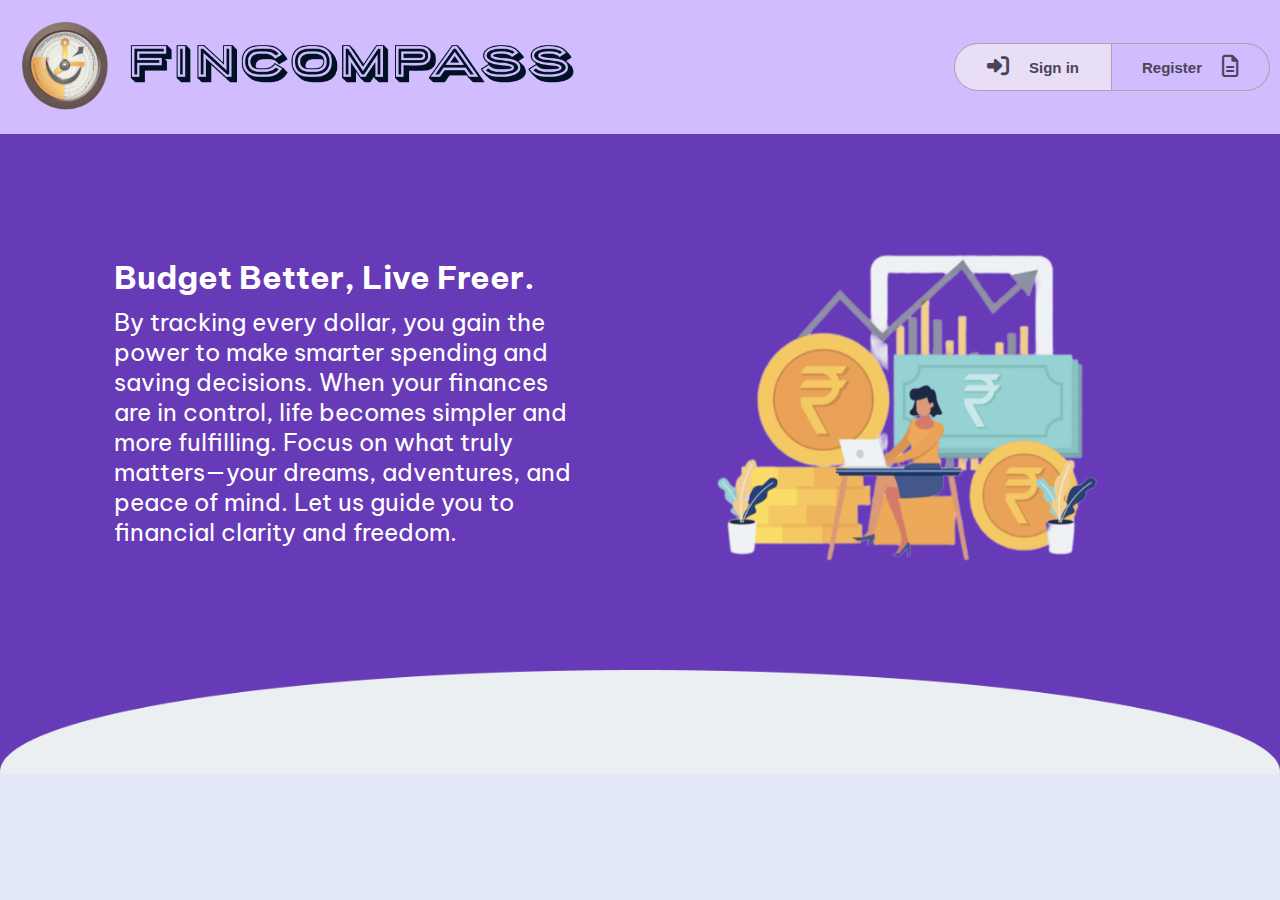
<file: fe/index.html>
<!DOCTYPE html>
<html lang="en">
<head>
    <meta charset="UTF-8">
    <meta name="viewport" content="width=device-width, initial-scale=1.0">
    <title>Welcome page</title>
    <link rel="stylesheet" href="/fe/assets/css/style.css">
    <link rel="stylesheet" href="https://cdnjs.cloudflare.com/ajax/libs/font-awesome/6.6.0/css/all.min.css">
</head>
<body>
    <header class="header">
        <div class="container">
            <div class="inner-wrap">
                <div class="inner-logo">
                    <div class="logo-1">
                        <img src="/fe/assets/picture/logo_1.png">
                    </div>
                    <div class="logo-2">
                        <img src="/fe/assets/picture/logo-2.png">
                    </div>
                </div>
                <div class="inner-button">
                    <a href="login.html"> 
                    <button class="inner-sign-in">
                        <i class="fa-solid fa-right-to-bracket"></i>
                        <div class="inner-text">
                           
                                Sign in
                            
                        </div>
                    </button>
                    </a>
                    <a href="register.html"> 
                    <button class="inner-register">
                        <div class="inner-text">
                            
                                Register
                            
            
                        </div>
                        <i class="fa-regular fa-file-lines"></i>
                    </button>
                </a>
                </div>
            </div>
        </div>
    </header>

    <div class="section-1">
        <div class="container">
            <div class="inner-wrap">
                <div class="inner-content">
                    <div class="inner-desc">
                        Budget Better, Live Freer.
                    </div>
                    <div class="inner-descrip">
                        By tracking every dollar, you gain the power to make smarter spending and saving decisions. When your finances are in control, life becomes simpler and more fulfilling. Focus on what truly matters—your dreams, adventures, and peace of mind. Let us guide you to financial clarity and freedom.
                    </div>
                </div>
                <div class="inner-pic">
                    <img src="/fe/assets/picture/bg-2.png" alt="">
                </div>
            </div>
            
            <div class="img">
                <img class="bg-3" src="/fe/assets/picture/bg-3.png" alt="">
            </div>
        </div>
    </div>
</body>
</html>
</file>
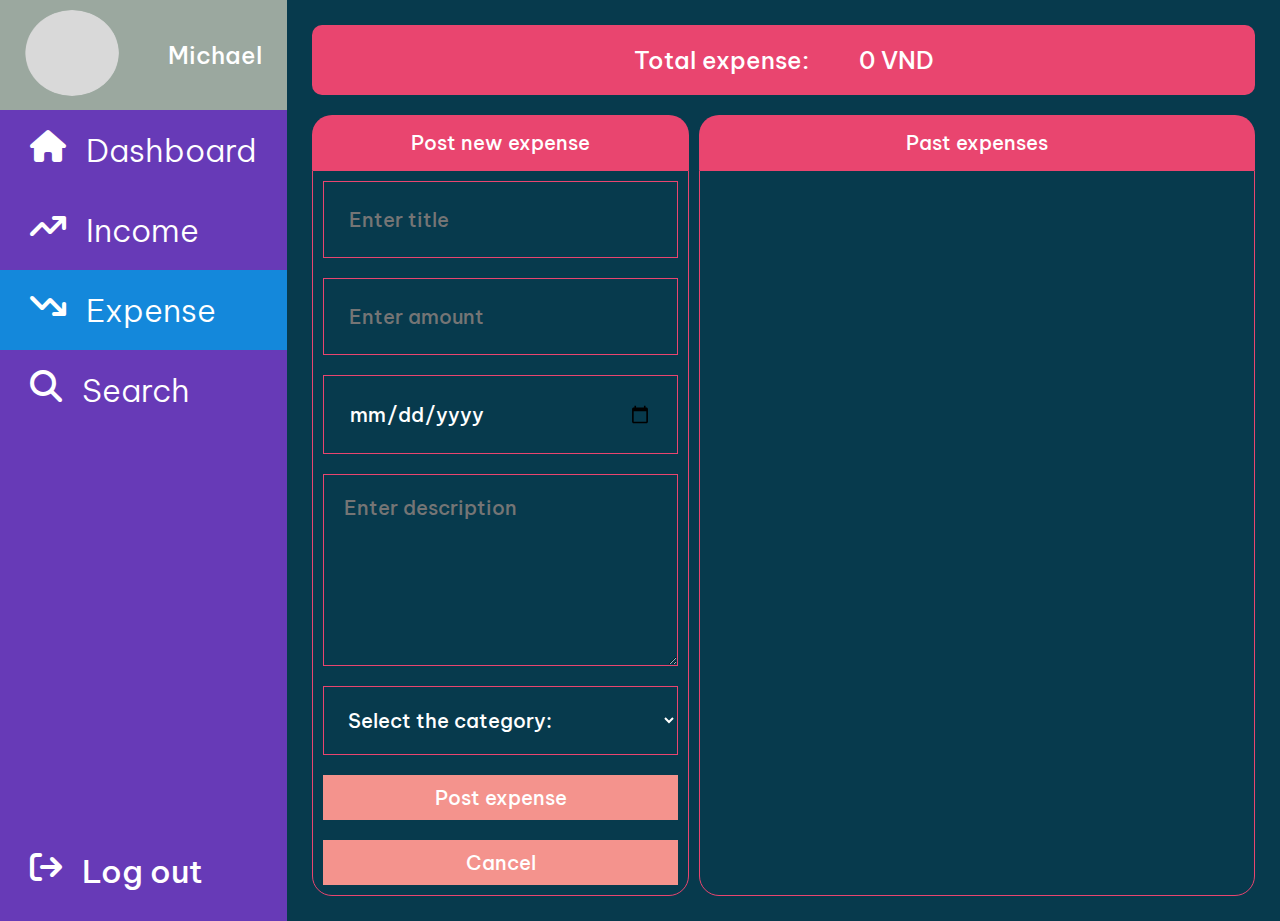
<file: fe/expense.html>
<!DOCTYPE html>
<html lang="en">
<head>
    <meta charset="UTF-8">
    <meta name="viewport" content="width=device-width, initial-scale=1.0">
    <title>expense</title>
    <link rel="stylesheet" href="/fe/assets/css/expense.css">
    <link rel="stylesheet" href="https://cdnjs.cloudflare.com/ajax/libs/font-awesome/6.6.0/css/all.min.css">
</head>
<body>
    
    <div class="main-section">
        <div class="sidebar">
            <a href="/fe/profile.html">
                <div class="sidebar-user" >
                  <div class="modify-image">
                      <img src="/fe/assets/picture/Ellipse 1.png" alt="">
                  </div>
                  <div class="user-name">Michael</div>
              </div>
              </a>
            <div class="sidebar-opts">
                <a href="/fe/dashboard.html" class="dashboard"><i class="fas fa-home"></i> Dashboard</a>
                <a href="/fe/income.html" class="income"><i class="fa-solid fa-arrow-trend-up"></i> Income</a>
                <a href="/fe/expense.html" class="expense"><i class="fa-solid fa-arrow-trend-down"></i> Expense</a>
                <a href="/fe/search_index.html" class="search"><i class="fas fa-search"></i> Search</a>
            </div>
            <div class="sidebar-logout">
                <a href="/fe/index.html"><i class="fa-solid fa-arrow-right-from-bracket"></i> Log out</a>
            </div>
        </div>
        <div class="main-right">
            <div class="inner-total-expense">
                <div>Total expense: </div>
                <div class="total-expense-value">
                    0 VND
                </div>
            </div>
            <div class="inner-expense-detail">
                <div class="new-expense">
                    <div class="inner-new-title">
                        Post new expense
                    </div>
                    <form action="#" class="post-form">
                        <input type="text" name="title" id="title" placeholder="Enter title">
                        <input type="number" name="amount" id="amount" placeholder="Enter amount">
                        <input type="date" name="date" id="date" placeholder="Select date">
                        <textarea id="description" name="desscription" rows="6" cols="40" placeholder="Enter description"></textarea>
                        <select id="category" placeholder="Select the category">
                            <option value="" disabled selected>Select the category:</option>
                            <option value="earning">Discretionary Expenses</option>
                        </select>
                        <button type="submit">
                            Post expense
                        </button>
                        <button >
                            Cancel
                        </button>
                    </form>
                </div>
                <div class="past-expense">
                    <div class="past-expense-title">
                        Past expenses
                    </div>
                    <div class="past-expense-detail">
                        <!-- <div class="report">
                            <div class="content">
                                <div class="content-title">
                                    <i class="fa-regular fa-comment-dots"></i>
                                    <div class="content-title-main">Dining out</div>
                                </div>
                                <div class="content-amount">
                                    <i class="fa-solid fa-coins"></i>
                                    <div class="content-amount-main">200.000VND</div>
                                </div>
                                <div class="content-date">
                                    <i class="fa-regular fa-calendar-days"></i>
                                    <div class="content-date-main">20/02/2024</div>
                                </div>
                                <div class="content-catagories">
                                    <i class="fa-regular fa-font-awesome"></i>
                                    <div class="content-catagories-main">Discretionary Expenses</div>
                                </div>

                            </div>
                            <div class="report-btn">
                                <button class="modify"><i class="fa-solid fa-pen"></i></button>
                                <button class="delete"><i class="fa-solid fa-trash"></i></button>
                            </div>
                        </div> -->
                    </div>
                </div>
            </div> 
        </div>
    </div>
    
    <script>
        document.addEventListener('DOMContentLoaded', () => {
            const fetchExpenses = async () => {
                try {
                    const response = await fetch('http://localhost:8080/api/expense/all');
                    if (!response.ok) {
                        console.error('Failed to fetch expenses, status:', response.status);
                        return;
                    }
                    const data = await response.json();
                    const expenses = data; // Directly use data as an array
        
                    const pastExpenseContainer = document.querySelector('.past-expense-detail');
                    if (Array.isArray(expenses) && expenses.length > 0) {
                        pastExpenseContainer.innerHTML = ''; // Clear previous content
                        expenses.forEach(expense => {
                            pastExpenseContainer.innerHTML += `
                                <div class="report">
                                    <div class="content">
                                        <div class="content-title">
                                            <i class="fa-regular fa-comment-dots"></i>
                                            <div class="content-title-main">${expense.title}</div>
                                        </div>
                                        <div class="content-amount">
                                            <i class="fa-solid fa-coins"></i>
                                            <div class="content-amount-main">${expense.amount} VND</div>
                                        </div>
                                        <div class="content-date">
                                            <i class="fa-regular fa-calendar-days"></i>
                                            <div class="content-date-main">${expense.date}</div>
                                        </div>
                                        <div class="content-catagories">
                                            <i class="fa-regular fa-font-awesome"></i>
                                            <div class="content-catagories-main">${expense.category}</div>
                                        </div>
                                    </div>
                                    <div class="report-btn">
                                        <button class="modify" data-id="${expense.id}"><i class="fa-solid fa-pen"></i></button>
                                        <button class="delete" data-id="${expense.id}"><i class="fa-solid fa-trash"></i></button>
                                    </div>
                                </div>
                            `;
                        });
                    } else {
                        pastExpenseContainer.innerHTML = '<p>No past expenses found.</p>';
                    }
                } catch (error) {
                    console.error('Error fetching expenses:', error);
                }
            };

            const postExpense = async (expense) => {
                try {
                    const response = await fetch('http://localhost:8080/api/expense', {
                        method: 'POST',
                        headers: {
                            'Content-Type': 'application/json',
                        },
                        body: JSON.stringify(expense),
                    });
                    if (response.ok) {
                        console.log('Expense posted successfully');
                        fetchExpenses(); // Refresh list
                    } else {
                        console.error('Error posting expense, status:', response.status);
                    }
                } catch (error) {
                    console.error('Error posting expense:', error);
                }
            };

            const updateExpense = async (id, expense) => {
                try {
                    const response = await fetch(`http://localhost:8080/api/expense/${id}`, {
                        method: 'PUT',
                        headers: {
                            'Content-Type': 'application/json',
                        },
                        body: JSON.stringify(expense),
                    });
                    if (response.ok) {
                        console.log('Expense updated successfully');
                        fetchExpenses(); // Refresh list
                    } else {
                        console.error('Error updating expense, status:', response.status);
                    }
                } catch (error) {
                    console.error('Error updating expense:', error);
                }
            };

            const handleFormSubmit = (event) => {
                event.preventDefault();

                const form = document.querySelector('.post-form');
                const editingId = form.dataset.editingId;

                const expense = {
                    title: document.getElementById('title').value,
                    amount: parseFloat(document.getElementById('amount').value),
                    date: document.getElementById('date').value,
                    description: document.getElementById('description').value,
                    category: document.getElementById('category').value,
                };

                if (editingId) {
                    updateExpense(editingId, expense);
                    delete form.dataset.editingId; // Clear edit mode
                } else {
                    postExpense(expense);
                }
            };

            document.querySelector('.post-form').addEventListener('submit', handleFormSubmit);

            document.querySelector('.past-expense-detail').addEventListener('click', async (event) => {
                const button = event.target.closest('button');
                if (!button) return;

                const id = button.dataset.id;

                if (button.classList.contains('delete')) {
                    try {
                        const response = await fetch(`http://localhost:8080/api/expense/${id}`, {
                            method: 'DELETE',
                        });
                        if (response.ok) {
                            console.log('Expense deleted successfully');
                            fetchExpenses(); // Refresh list after delete
                        } else {
                            console.error('Error deleting expense');
                        }
                    } catch (error) {
                        console.error('Error deleting expense:', error);
                    }
                }

                if (button.classList.contains('modify')) {
                    const expense = await fetchExpenseById(id);
                    if (expense) {
                        document.getElementById('title').value = expense.title;
                        document.getElementById('amount').value = expense.amount;
                        document.getElementById('date').value = expense.date;
                        document.getElementById('description').value = expense.description;
                        document.getElementById('category').value = expense.category;

                        document.querySelector('.post-form').dataset.editingId = id;
                    }
                }
            });

            const fetchExpenseById = async (id) => {
                try {
                    const response = await fetch(`http://localhost:8080/api/expense/${id}`);
                    if (response.ok) {
                        return await response.json();
                    } else {
                        console.error('Failed to fetch expense by ID');
                    }
                } catch (error) {
                    console.error('Error fetching expense by ID:', error);
                }
                return null;
            };

            fetchExpenses();
        });
    </script>
</body>
</html>
</file>
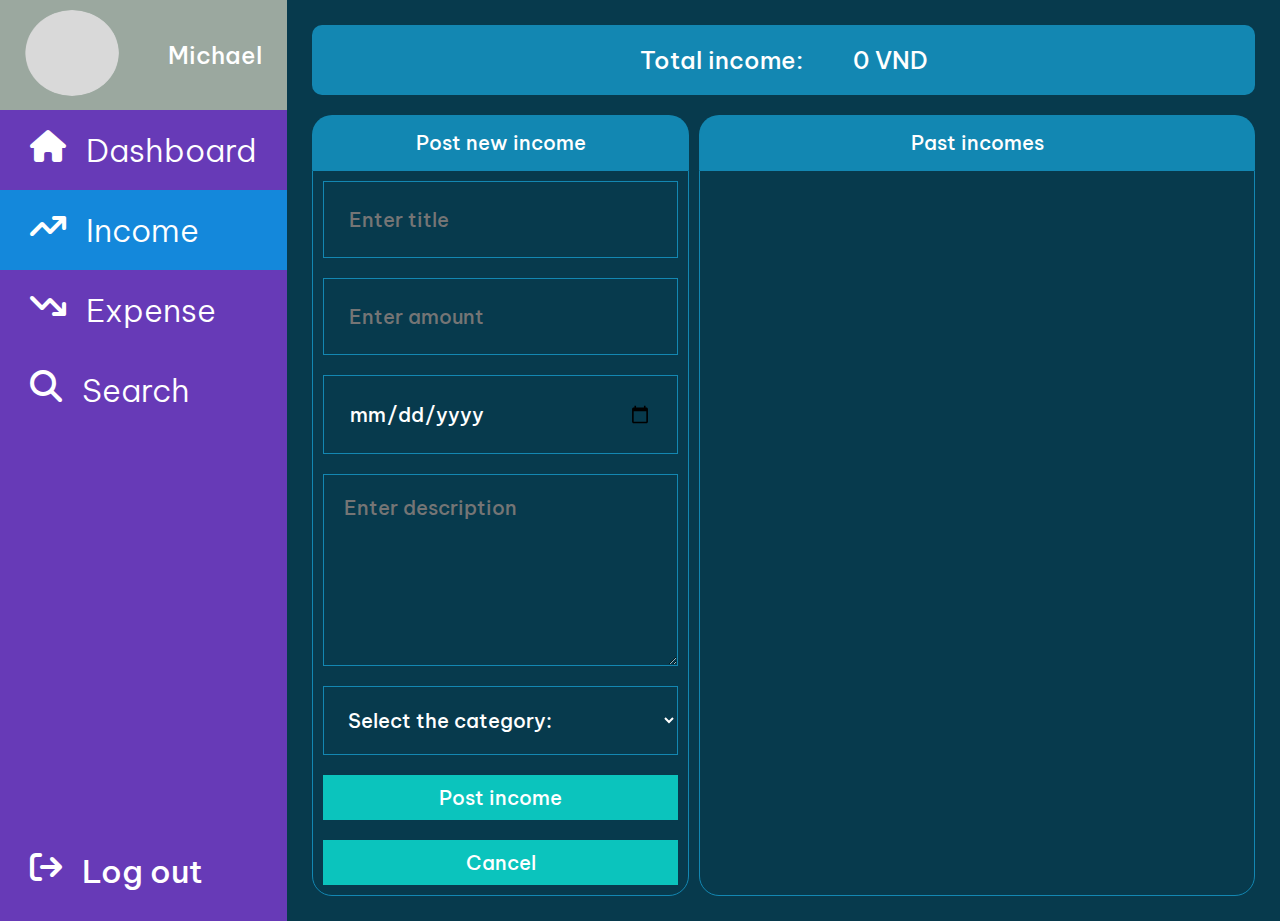
<file: fe/income.html>
<!DOCTYPE html>
<html lang="en">
<head>
    <meta charset="UTF-8">
    <meta name="viewport" content="width=device-width, initial-scale=1.0">
    <title>Income</title>
    <link rel="stylesheet" href="/fe/assets/css/income.css">
    <link rel="stylesheet" href="https://cdnjs.cloudflare.com/ajax/libs/font-awesome/6.6.0/css/all.min.css">
</head>
<body>
    
    <div class="main-section">
        <div class="sidebar">
            <a href="/fe/profile.html">
                <div class="sidebar-user" >
                  <div class="modify-image">
                      <img src="/fe/assets/picture/Ellipse 1.png" alt="">
                  </div>
                  <div class="user-name">Michael</div>
              </div>
              </a>
            <div class="sidebar-opts">
                <a href="/fe/dashboard.html" class="dashboard"><i class="fas fa-home"></i> Dashboard</a>
                <a href="/fe/income.html" class="income"><i class="fa-solid fa-arrow-trend-up"></i> Income</a>
                <a href="/fe/expense.html" class="expense"><i class="fa-solid fa-arrow-trend-down"></i> Expense</a>
                <a href="/fe/search_index.html" class="search"><i class="fas fa-search"></i> Search</a>
            </div>
            <div class="sidebar-logout">
                <a href="/fe/index.html"><i class="fa-solid fa-arrow-right-from-bracket"></i> Log out</a>
            </div>
        </div>
        <div class="main-right">
            <div class="inner-total-income">
                <div>Total income: </div>
                <div class="total-income-value">
                    0 VND
                </div>
            </div>
            <div class="inner-income-detail">
                <div class="new-income">
                    <div class="inner-new-title">
                        Post new income
                    </div>
                    <form action="#" class="post-form">
                        <input type="text" name="title" id="title" placeholder="Enter title">
                        <input type="number" name="amount" id="amount" placeholder="Enter amount">
                        <input type="date" name="date" id="date" placeholder="Select date">
                        <textarea id="description" name="description" rows="6" cols="40" placeholder="Enter description"></textarea>
                        <select id="category" placeholder="Select the category">
                            <option value="" disabled selected>Select the category:</option>
                            <option value="income">Income</option>
                            <option value="earning">Earning</option>
                        </select>
                        <button type="submit">
                            Post income
                        </button>
                        <button type="button" class="cancel-btn">
                            Cancel
                        </button>
                    </form>
                </div>
                <div class="past-income">
                    <div class="past-income-title">
                        Past incomes
                    </div>
                    <div class="past-income-detail">
                        <!-- Past income items will be inserted here dynamically -->
                    </div>
                </div>
            </div> 
        </div>
    </div>
    
    <script>
        document.addEventListener('DOMContentLoaded', () => {
            const fetchIncomes = async () => {
                try {
                    const response = await fetch('http://localhost:8080/api/income/all');
                    if (!response.ok) {
                        console.error('Failed to fetch incomes, status:', response.status);
                        return;
                    }
                    const data = await response.json();
                    const incomes = data.content;

                    const pastIncomeContainer = document.querySelector('.past-income-detail');
                    if (Array.isArray(incomes) && incomes.length > 0) {
                        pastIncomeContainer.innerHTML = '';
                        incomes.forEach(income => {
                            pastIncomeContainer.innerHTML += `
                                <div class="report">
                                    <div class="content">
                                        <div class="content-title">
                                            <i class="fa-regular fa-comment-dots"></i>
                                            <div class="content-title-main">${income.title}</div>
                                        </div>
                                        <div class="content-amount">
                                            <i class="fa-solid fa-coins"></i>
                                            <div class="content-amount-main">${income.amount} VND</div>
                                        </div>
                                        <div class="content-date">
                                            <i class="fa-regular fa-calendar-days"></i>
                                            <div class="content-date-main">${income.date}</div>
                                        </div>
                                        <div class="content-catagories">
                                            <i class="fa-regular fa-font-awesome"></i>
                                            <div class="content-catagories-main">${income.category}</div>
                                        </div>
                                    </div>
                                    <div class="report-btn">
                                        <button class="modify" data-id="${income.id}"><i class="fa-solid fa-pen"></i></button>
                                        <button class="delete" data-id="${income.id}"><i class="fa-solid fa-trash"></i></button>
                                    </div>
                                </div>
                            `;
                        });
                    } else {
                        pastIncomeContainer.innerHTML = '<p>No past incomes found.</p>';
                    }
                } catch (error) {
                    console.error('Error fetching incomes:', error);
                }
            };

            const postIncome = async (income) => {
                try {
                    const response = await fetch('http://localhost:8080/api/income', {
                        method: 'POST',
                        headers: {
                            'Content-Type': 'application/json',
                        },
                        body: JSON.stringify(income),
                    });
                    if (response.ok) {
                        console.log('Income posted successfully');
                        fetchIncomes(); // Refresh list
                    } else {
                        console.error('Error posting income, status:', response.status);
                    }
                } catch (error) {
                    console.error('Error posting income:', error);
                }
            };

            const updateIncome = async (id, income) => {
                try {
                    const response = await fetch(`http://localhost:8080/api/income/${id}`, {
                        method: 'PUT',
                        headers: {
                            'Content-Type': 'application/json',
                        },
                        body: JSON.stringify(income),
                    });
                    if (response.ok) {
                        console.log('Income updated successfully');
                        fetchIncomes(); // Refresh list
                    } else {
                        console.error('Error updating income, status:', response.status);
                    }
                } catch (error) {
                    console.error('Error updating income:', error);
                }
            };

            const handleFormSubmit = (event) => {
                event.preventDefault();

                const form = document.querySelector('.post-form');
                const editingId = form.dataset.editingId;

                const income = {
                    title: document.getElementById('title').value,
                    amount: parseFloat(document.getElementById('amount').value),
                    date: document.getElementById('date').value,
                    description: document.getElementById('description').value,
                    category: document.getElementById('category').value,
                };

                if (editingId) {
                    updateIncome(editingId, income);
                    delete form.dataset.editingId; // Clear edit mode
                } else {
                    postIncome(income);
                }
            };

            document.querySelector('.post-form').addEventListener('submit', handleFormSubmit);

            document.querySelector('.past-income-detail').addEventListener('click', async (event) => {
                const button = event.target.closest('button');
                if (!button) return;

                const id = button.dataset.id;

                if (button.classList.contains('delete')) {
                    try {
                        const response = await fetch(`http://localhost:8080/api/income/${id}`, {
                            method: 'DELETE',
                        });
                        if (response.ok) {
                            console.log('Income deleted successfully');
                            fetchIncomes(); // Refresh list after delete
                        } else {
                            console.error('Error deleting income');
                        }
                    } catch (error) {
                        console.error('Error deleting income:', error);
                    }
                }

                if (button.classList.contains('modify')) {
                    const income = await fetchIncomeById(id);
                    if (income) {
                        document.getElementById('title').value = income.title;
                        document.getElementById('amount').value = income.amount;
                        document.getElementById('date').value = income.date;
                        document.getElementById('description').value = income.description;
                        document.getElementById('category').value = income.category;

                        document.querySelector('.post-form').dataset.editingId = id;
                    }
                }
            });

            const fetchIncomeById = async (id) => {
                try {
                    const response = await fetch(`http://localhost:8080/api/income/${id}`);
                    if (response.ok) {
                        return await response.json();
                    } else {
                        console.error('Failed to fetch income by ID');
                    }
                } catch (error) {
                    console.error('Error fetching income by ID:', error);
                }
                return null;
            };

            fetchIncomes();
        });
    </script>
</body>
</html>
</file>
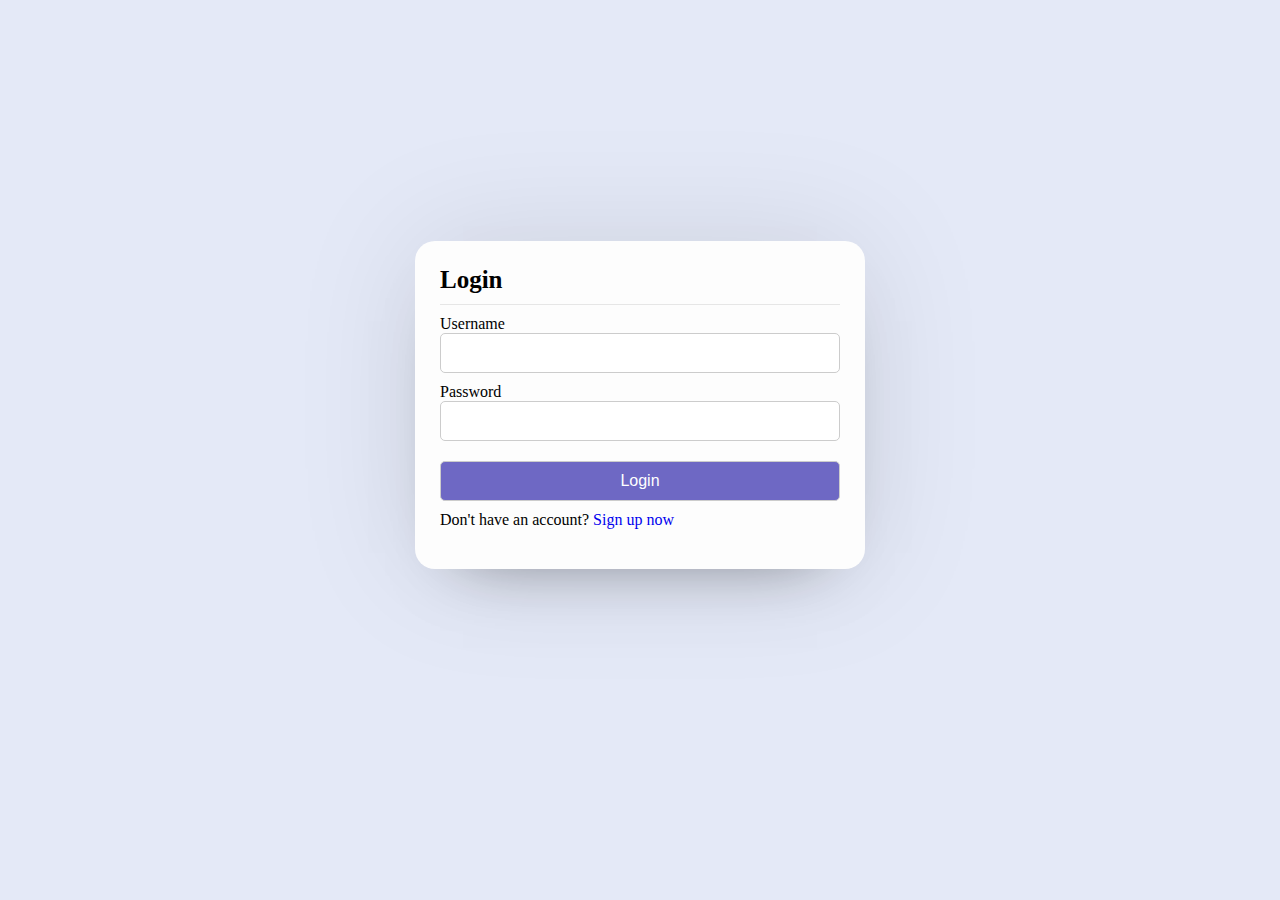
<file: fe/login.html>
<!DOCTYPE html>
<html lang="en">
<head>
    <meta charset="UTF-8">
    <meta name="viewport" content="width=device-width, initial-scale=1.0">
    <title>Login page</title>
    <link rel="stylesheet" href="/fe/assets/css/style.css">
    
    <link rel="stylesheet" href="https://cdnjs.cloudflare.com/ajax/libs/font-awesome/6.6.0/css/all.min.css">
</head>
<body>
    <style>
        .container {
            display: flex;
            align-items: center;
            justify-content: center;
            min-height: 90vh;
        }
    </style>
    <div class="container">
        <div class="box form-box">
            <header>Login</header>
            <form id="loginForm">
                <div class="field input">
                    <label for="username">Username</label>
                    <input type="text" name="username" id="username" required>
                </div>

                <div class="field input">
                    <label for="password">Password</label>
                    <input type="password" name="password" id="password" required>
                </div>

                <div class="field input">
                    <input type="submit" class="btn" value="Login">
                </div>

                <div class="links">
                    Don't have an account? <a href="register.html">Sign up now</a>
                </div>
            </form>
        </div>
    </div>

    <script>
        document.getElementById('loginForm').addEventListener('submit', async function (event) {
            event.preventDefault(); // Prevent page reload

            // Get form data
            const username = document.getElementById('username').value;
            const password = document.getElementById('password').value;

            // Create request body
            const loginRequest = {
                username: username,
                password: password
            };

            try {
                // Send request to API
                const response = await fetch('http://localhost:8080/auth/login', {
                    method: 'POST',
                    headers: {
                        'Content-Type': 'application/json'
                    },
                    body: JSON.stringify(loginRequest)
                });

                if (response.ok) {
                    const token = await response.text();
                  

                    // Redirect to dashboard.html
                   
                    window.location.href = '/fe/dashboard.html';
                } else {
                    // Handle server-side errors
                    const errorText = await response.text();
                    console.error('Server Error:', errorText);
                    alert('Login failed: ' + errorText);
                }
            } catch (error) {
                // Handle fetch errors
                console.error('Fetch Error:', error);
                alert('An unexpected error occurred. See console for details.');
            }
        });
    </script>
</body>
</html>
</file>
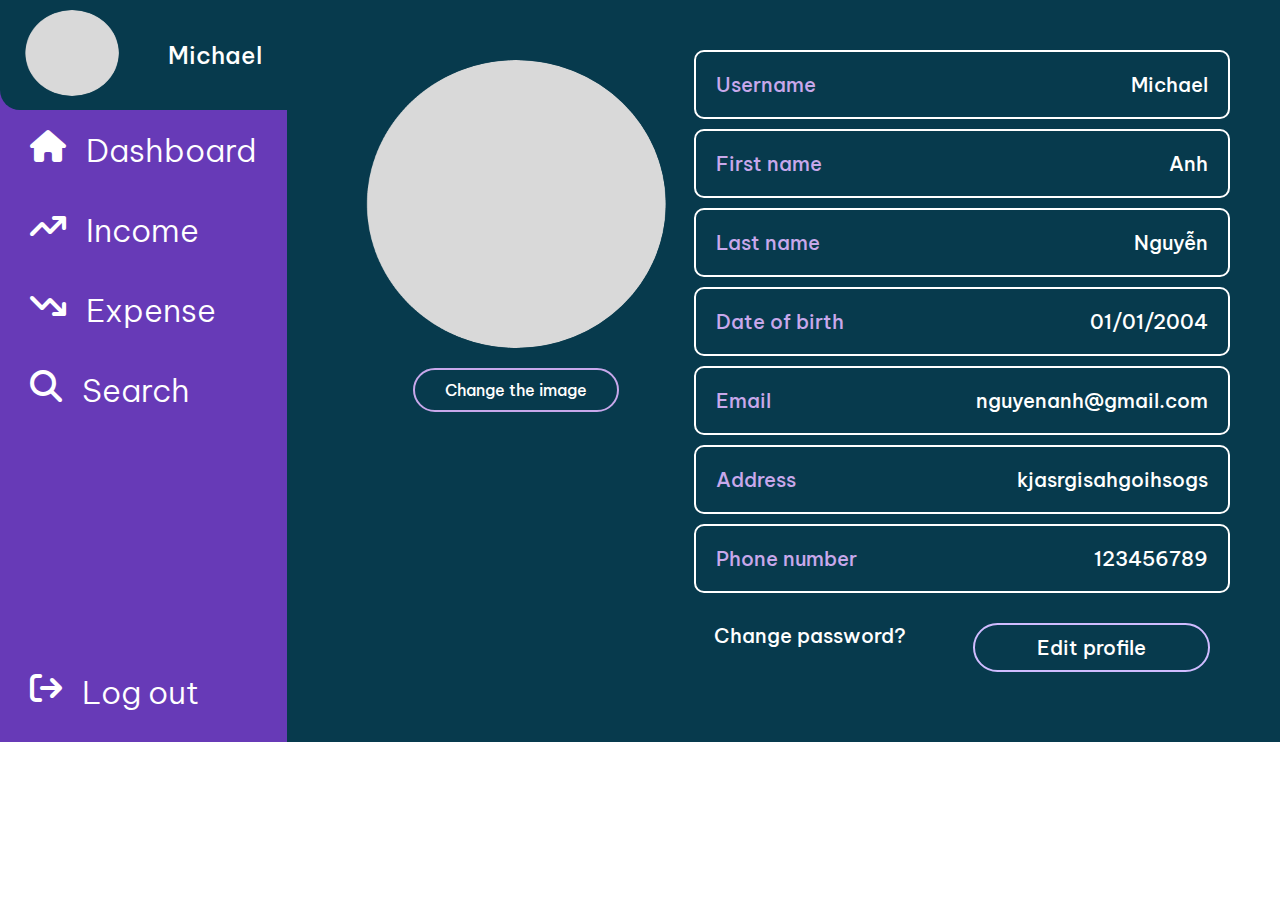
<file: fe/profile.html>
<!DOCTYPE html>
<html lang="en">

<head>
    <meta charset="UTF-8">
    <meta name="viewport" content="width=device-width, initial-scale=1.0">
    <title>Profile Dashboard</title>
    <link rel="stylesheet" href="https://cdnjs.cloudflare.com/ajax/libs/font-awesome/6.6.0/css/all.min.css" />
    <link rel="stylesheet" href="/fe/assets/css/profile.css">
</head>

<body>
    <div class="profile">
        <div class="sidebar">
            <a href="/fe/profile.html">
                <div class="sidebar-user" >
                  <div class="modify-image">
                      <img src="/fe/assets/picture/Ellipse 1.png" alt="">
                  </div>
                  <div class="user-name">Michael</div>
              </div>
              </a>
            <div class="sidebar-opts">
                <a href="/fe/dashboard.html" class="dashboard"><i class="fas fa-home"></i> Dashboard</a>
                <a href="/fe/income.html" class="income"><i class="fa-solid fa-arrow-trend-up"></i> Income</a>
                <a href="/fe/expense.html" class="expense"><i class="fa-solid fa-arrow-trend-down"></i> Expense</a>
                <a href="/fe/search_index.html" class="search"><i class="fas fa-search"></i> Search</a>
            </div>
            <div class="sidebar-logout">
                <a href="/fe/index.html"><i class="fa-solid fa-arrow-right-from-bracket"></i> Log out</a>
            </div>
        </div>
        <div class="main" id="profile-detail">
            <div class="modify-image">
                <img id="user-img" src="/fe/assets/picture/Ellipse 1.png" alt="">
                <button class="img-btn" id="change-img-btn">Change the image</button>
            </div>
            <div class="user-detail">
                <div class="user-detail-info">
                    <div class="username">
                        <div class="title">Username</div>
                        <div class="content">
                            Michael
                        </div>
                    </div>
                    <div class="firstname">
                        <div class="title">First name</div>
                        <div class="content">
                            Anh
                        </div>
                    </div>
                    <div class="lastname">
                        <div class="title">Last name</div>
                        <div class="content">
                            Nguyễn
                        </div>
                    </div>
                    <div class="dateofbirth">
                        <div class="title">Date of birth</div>
                        <div class="content">
                            01/01/2004
                        </div>
                    </div>
                    <div class="Email">
                        <div class="title">Email</div>
                        <div class="content">
                            nguyenanh@gmail.com
                        </div>
                    </div>
                    <div class="Address">
                        <div class="title">Address</div>
                        <div class="content">
                            kjasrgisahgoihsogs
                        </div>
                    </div>
                    <div class="Phonenumber">
                        <div class="title">Phone number</div>
                        <div class="content">
                            123456789
                        </div>
                    </div>
                </div>
                <div class="user-detail-modify">
                    <div class="Changepassword">
                        <a href="#" id="change-pass">Change password?</a>
                    </div>

                    <button id="edit-profile">Edit profile</button>

                </div>
            </div>
        </div>
        <div class="update-password" id="update-form">

            <div class="update-password-info">
                <div class="CurrentPassword">
                    <div class="title">Current password</div>
                    <div class="content">
                        <input type="text" placeholder="*********" >
                        <i class="fa-regular fa-eye-slash" ></i>
                    </div>
                </div>
                <div class="NewPassword">
                    <div class="title">New password</div>
                    <div class="content">
                        <input type="text" placeholder="*********">
                        <i class="fa-regular fa-eye-slash"></i>
                    </div>
                </div>
                <div class="ConfirmNewPassword">
                    <div class="title">Confirm new password</div>
                    <div class="content">
                        <input type="text" placeholder="*********">
                        <i class="fa-regular fa-eye-slash"></i>
                    </div>
                </div>
            </div>
            <div class="update-password-btn">
                <button class="cancel" id="cancel">Cancel</button>
                <button class="change">Change</button>
            </div>
        </div>

        <div class="main-2" id="input-profile">
            <div class="modify-image">
                <img src="/fe/assets/picture/Ellipse 1.png" alt="">
            </div>
            <div class="user-detail">
                <div class="user-detail-info">
                    <div class="username">
                        <div class="title">Username</div>
                        <div class="content">
                            <input type="text" placeholder="*********">
                        </div>
                    </div>
                    <div class="firstname">
                        <div class="title">First name</div>
                        <div class="content">
                            <input type="text" placeholder="*********">
                        </div>
                    </div>
                    <div class="lastname">
                        <div class="title">Last name</div>
                        <div class="content">
                            <input type="text" placeholder="*********">
                        </div>
                    </div>
                    <div class="dateofbirth">
                        <div class="title">Date of birth</div>
                        <div class="content">
                            <input type="text" placeholder="*********">
                        </div>
                    </div>
                    <div class="Email">
                        <div class="title">Email</div>
                        <div class="content">
                            <input type="text" placeholder="*********">
                        </div>
                    </div>
                    <div class="Address">
                        <div class="title">Address</div>
                        <div class="content">
                            <input type="text" placeholder="*********">
                        </div>
                    </div>
                    <div class="Phonenumber">
                        <div class="title">Phone number</div>
                        <div class="content">
                            <input type="text" placeholder="*********">
                        </div>
                    </div>
                </div>
                <div class="user-detail-modify">
                    <button>Confirm update</button>
                    <button id="cancel-2">Cancel</button>

                </div>
            </div>
        </div>
    </div>
    <script>
        const profile = document.getElementById('profile-detail');
        const changepass = document.getElementById('change-pass');
        const editbtn = document.getElementById('edit-profile');
        const updateform = document.getElementById('update-form');
        changepass.addEventListener("click", () => {
            profile.style.display = "none";
            updateform.style.display = "flex";
        })
        const cancel = document.getElementById('cancel');
        cancel.addEventListener("click", () => {
            profile.style.display = "flex";
            updateform.style.display = "none";

        })
        const editprofile = document.getElementById('input-profile');
        editbtn.addEventListener("click", () => {
            editprofile.style.display = "flex";
            profile.style.display = "none";
        })
        const cancel2 = document.getElementById('cancel-2');
        cancel2.addEventListener("click", () => {
            editprofile.style.display = "none";
            profile.style.display = "flex";

        })
        const changeImgBtn = document.getElementById('change-img-btn'); // Nút đổi ảnh
    const userImgMain = document.querySelector('.profile .main .modify-image img'); // Ảnh trong .modify-image
    const userImgProfile = document.querySelector('#input-profile .modify-image img'); // Ảnh trong #input-profile
    const dashimg = document.querySelector('.profile .sidebar .sidebar-user .modify-image img')


    document.querySelectorAll('.fa-eye-slash').forEach(icon => {
        icon.addEventListener('click', () => {
            // Find the closest input field to this icon
            const inputField = icon.previousElementSibling;

            if (inputField.type === 'password') {
                inputField.type = 'text';
                icon.classList.remove('fa-eye-slash');
                icon.classList.add('fa-eye');
            } else {
                inputField.type = 'password';
                icon.classList.remove('fa-eye');
                icon.classList.add('fa-eye-slash');
            }
        });
    });
    async function fetchUserData() {
    try {
        const response = await fetch(`/api/users/${userId}`);
        if (!response.ok) throw new Error("Failed to fetch user data");
        const user = await response.json();

        // Hiển thị dữ liệu lên trang
        document.querySelector('.user-name').textContent = user.username;
        document.querySelector('.firstname .content').textContent = user.fname;
        document.querySelector('.lastname .content').textContent = user.lname;
        document.querySelector('.dateofbirth .content').textContent = user.dob;
        document.querySelector('.Email .content').textContent = user.email;
        document.querySelector('.Address .content').textContent = user.addr;
        document.querySelector('.Phonenumber .content').textContent = user.phoneNumber;
        document.querySelector('#user-img').src = user.img;
    } catch (error) {
        console.error(error);
        alert("Error fetching user data. Please try again.");
    }
}


document.addEventListener('DOMContentLoaded', fetchUserData);
async function updateProfile() {
    const updatedData = {
        fname: document.querySelector('.firstname input').value,
        lname: document.querySelector('.lastname input').value,
        dob: document.querySelector('.dateofbirth input').value,
        email: document.querySelector('.Email input').value,
        addr: document.querySelector('.Address input').value,
        phoneNumber: document.querySelector('.Phonenumber input').value,
    };

    if (!confirm("Are you sure you want to update your profile?")) return;

    try {
        const response = await fetch(`/api/users/${userId}/profile`, {
            method: 'PUT',
            headers: { 'Content-Type': 'application/json' },
            body: JSON.stringify(updatedData),
        });
        if (!response.ok) throw new Error("Failed to update profile");
        alert('Profile updated successfully!');
        fetchUserData(); // Refresh dữ liệu
    } catch (error) {
        console.error(error);
        alert(error.message);
    }
}

document.querySelector('#edit-profile button').addEventListener('click', updateProfile);


async function changePassword() {
    const oldPassword = document.querySelector('.CurrentPassword input').value;
    const newPassword = document.querySelector('.NewPassword input').value;
    const confirmPassword = document.querySelector('.ConfirmNewPassword input').value;

    if (newPassword !== confirmPassword) {
        alert("New password and confirm password do not match!");
        return;
    }

    try {
        const response = await fetch(`/api/users/${userId}/password?oldPassword=${encodeURIComponent(oldPassword)}&newPassword=${encodeURIComponent(newPassword)}`, {
            method: 'PUT',
        });
        const message = await response.text();
        if (!response.ok) throw new Error(message);
        alert('Password updated successfully!');
    } catch (error) {
        console.error(error);
        alert(error.message);
    }
}

document.querySelector('.change').addEventListener('click', changePassword);

async function updateProfileImage() {
    const newImageUrl = prompt("Enter the URL of the new image:");
    if (!newImageUrl || !/^https?:\/\/.+\.(jpg|jpeg|png|gif|webp)$/i.test(newImageUrl)) {
        alert("Invalid image URL! Please enter a valid URL.");
        return;
    }

    try {
        const response = await fetch(`/api/users/${userId}/profile-image?newImageUrl=${encodeURIComponent(newImageUrl)}`, {
            method: 'PUT',
        });
        if (!response.ok) throw new Error("Failed to update profile image");
        const updatedUser = await response.json();

        // Cập nhật ảnh trên giao diện
        document.querySelector('#user-img').src = updatedUser.img;
        alert("Profile image updated successfully!");
    } catch (error) {
        console.error(error);
        alert(error.message);
    }
}

document.querySelector('#change-img-btn').addEventListener('click', updateProfileImage);
    </script>
</body>

</html>
</file>
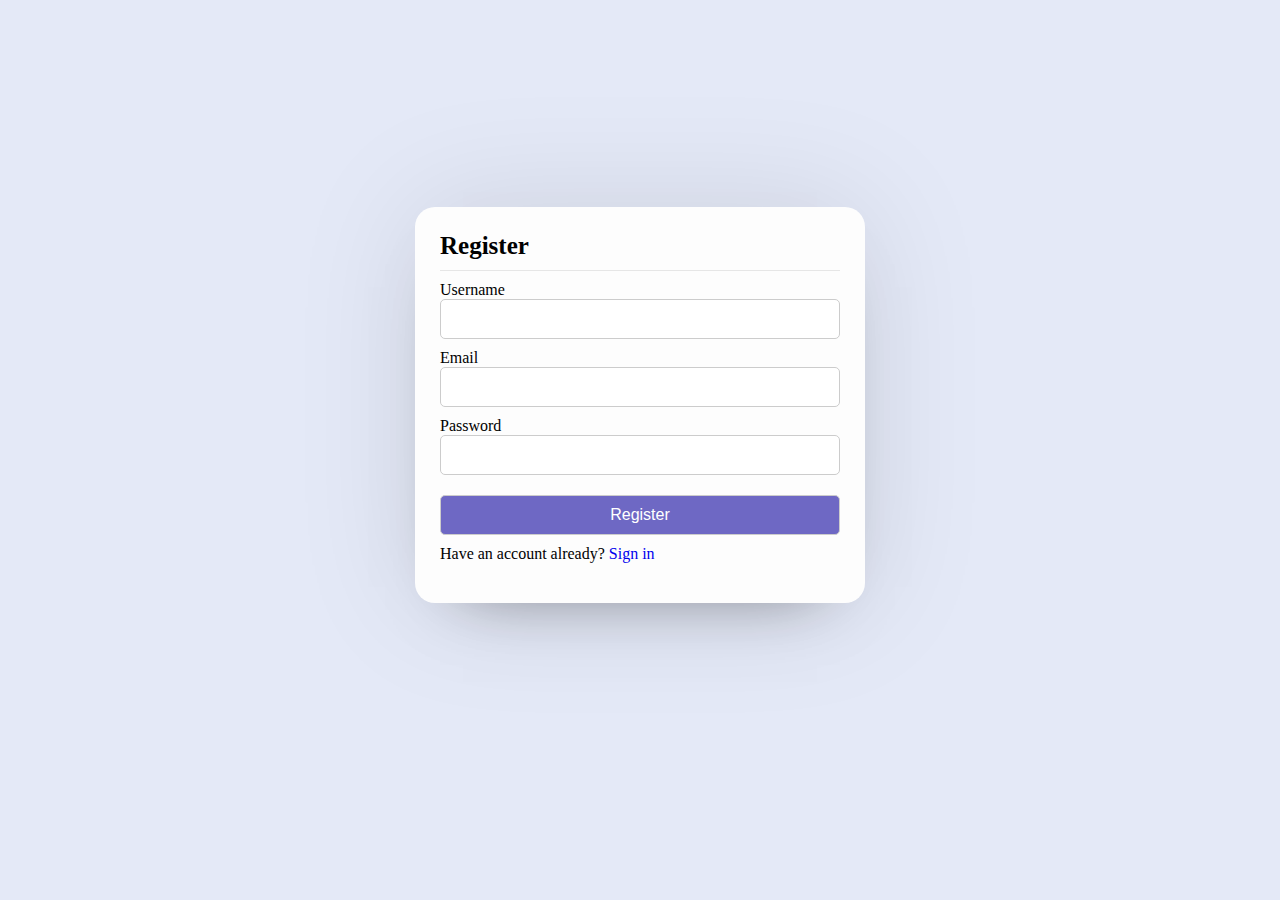
<file: fe/register.html>
<!DOCTYPE html>
<html lang="en">
<head>
    <meta charset="UTF-8">
    <meta name="viewport" content="width=device-width, initial-scale=1.0">
    <title>Register</title>
    <link rel="stylesheet" href="/fe/assets/css/style.css">
    <link rel="stylesheet" href="https://cdnjs.cloudflare.com/ajax/libs/font-awesome/6.6.0/css/all.min.css">
</head>
<body>
    <style>
        .container {
            display: flex;
            align-items: center;
            justify-content: center;
            min-height: 90vh;
        }
    </style>
    <div class="container">
        <div class="box form-box">
            <header>Register</header>
            <form id="registerForm">
                <div class="field input">
                    <label for="username">Username</label>
                    <input type="text" name="username" id="username" required>
                </div>

                <div class="field input">
                    <label for="email">Email</label>
                    <input type="email" name="email" id="email" autocomplete="off" required>
                </div>

                <div class="field input">
                    <label for="password">Password</label>
                    <input type="password" name="password" id="password" autocomplete="off" required>
                </div>

                <div class="field input">
                    <input type="submit" class="btn" value="Register">
                </div>

                <div class="links">
                    Have an account already? <a href="login.html">Sign in</a>
                </div>
            </form>
        </div>
    </div>

    <script>
        document.getElementById('registerForm').addEventListener('submit', async function (event) {
            event.preventDefault(); // Ngăn tải lại trang
    
            // Lấy dữ liệu từ form
            const username = document.getElementById('username').value;
            const email = document.getElementById('email').value;
            const password = document.getElementById('password').value;
    
            // Tạo đối tượng request body
            const userDTO = {
                username: username,
                email: email,
                password: password
            };
    
            try {
                // Gửi request tới API
                const response = await fetch('http://localhost:8080/auth/register', {
                    method: 'POST',
                    headers: {
                        'Content-Type': 'application/json'
                    },
                    body: JSON.stringify(userDTO)
                });
    
                if (response.ok) {
                    const data = await response.json();
                    window.location.href = '/fe/dashboard.html';
                    
                } else {
                    // Nếu không thành công, in lỗi chi tiết từ server
                    const errorText = await response.text();
                    console.error('Server Error:', errorText);
                    alert('Registration failed: ' + errorText);
                }
            } catch (error) {
                // In lỗi chi tiết ra console và thông báo người dùng
                console.error('Fetch Error:', error);
                alert('An unexpected error occurred. See console for details.');
            }
        });
    </script>
</body>
</html>
</file>
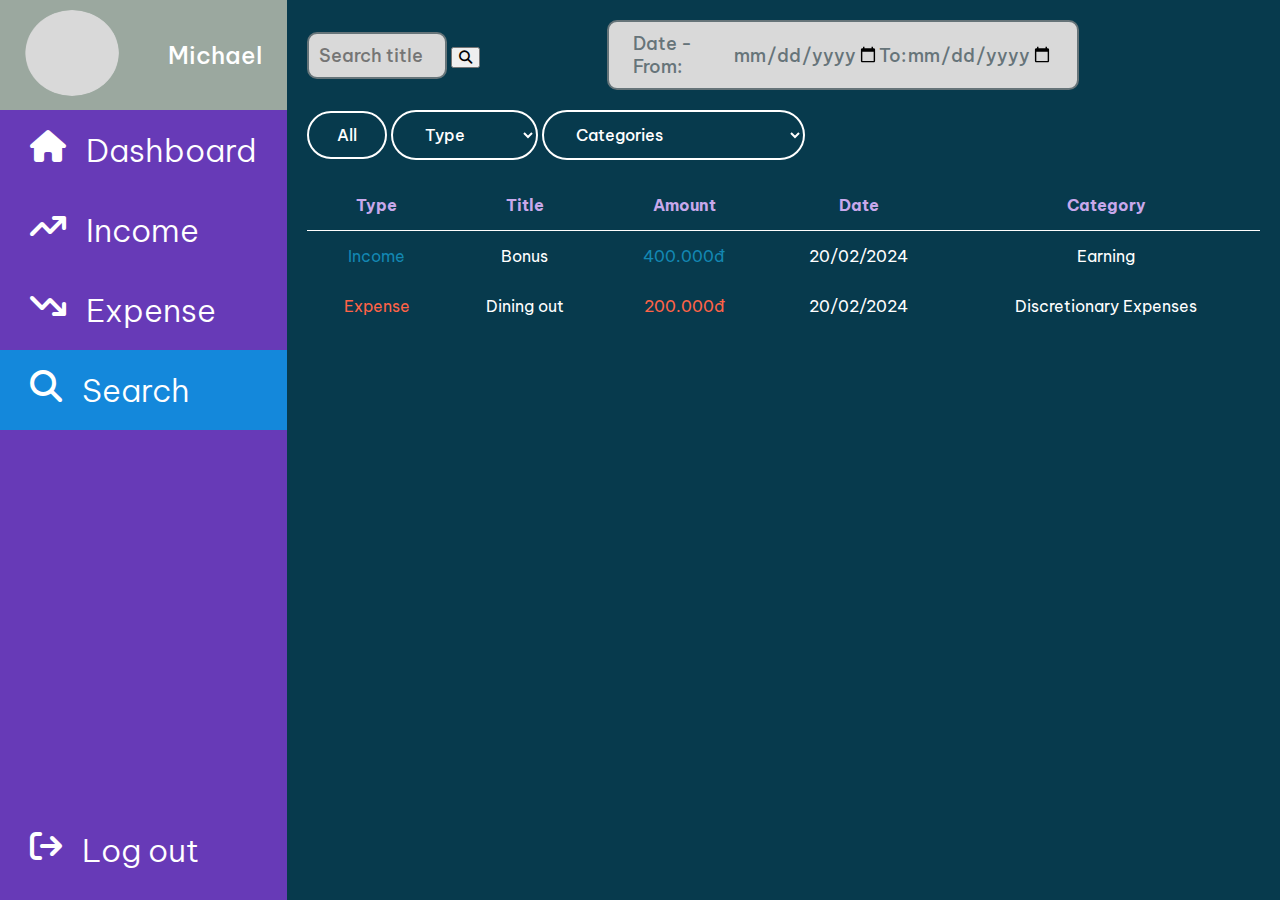
<file: fe/search_index.html>
<!DOCTYPE html>
<html lang="en">
<head>
  <meta charset="UTF-8">
  <meta name="viewport" content="width=device-width, initial-scale=1.0">
  <title>Finance Tracker</title>
  <link rel="stylesheet" href="https://cdnjs.cloudflare.com/ajax/libs/font-awesome/6.6.0/css/all.min.css" />
  <link rel="stylesheet" href="/fe/assets/css/search_style.css">
</head>
<body>
  <!-- Sidebar -->
  <div class="sidebar">
    <a href="/fe/profile.html">
      <div class="sidebar-user" >
        <div class="modify-image">
            <img src="/fe/assets/picture/Ellipse 1.png" alt="">
        </div>
        <div class="user-name">Michael</div>
    </div>
    </a>
    <div class="sidebar-opts">
      <a href="/fe/dashboard.html" class="dashboard"><i class="fas fa-home"></i> Dashboard</a>
                <a href="/fe/income.html" class="income"><i class="fa-solid fa-arrow-trend-up"></i> Income</a>
                <a href="/fe/expense.html" class="expense"><i class="fa-solid fa-arrow-trend-down"></i> Expense</a>
                <a href="/fe/search_index.html" class="search"><i class="fas fa-search"></i> Search</a>
    </div>
    <div class="sidebar-logout">
        <a href="/fe/index.html"><i class="fa-solid fa-arrow-right-from-bracket"></i> Log out</a>
    </div>
</div>

  <!-- Main Content -->
  <div class="main-content">
    <div class="search-bar">
      <div class="title-input">
      <input type="text" placeholder="Search title"> 
      <button><i class="fa-solid fa-magnifying-glass"></i></button>
      </div>
      <div class="date-input">
        <label for="date-from">Date - From:</label>
        <input type="date" id="date-from">
        <label for="date-to">To:</label>
        <input type="date" id="date-to">
      </div>
    </div>
    <div class="search-filter">
      <div class="filter-group">
        <button id="all-button">All</button>
        <select id="type-filter">
          <option value="">Type</option>
          <option value="income">Income</option>
          <option value="expense">Expense</option>
        </select>
        <select id="category-filter">
          <option value="">Categories</option>
          <option value="earning">Earning</option>
          <option value="discretionary">Discretionary Expenses</option>
        </select>
      </div>
    </div>
    <table>
      <thead>
        <tr>
          <th>Type</th>
          <th>Title</th>
          <th>Amount</th>
          <th>Date</th>
          <th>Category</th>
        </tr>
      </thead>
      <tbody id="table-body">
        <tr class="report" id="report">
          <td class="income">Income</td>
          <td>Bonus</td>
          <td class="income">400.000đ</td>
          <td>20/02/2024</td>
          <td>Earning</td>
        </tr>
        <tr class="desc">
          <td colspan="5">
            <div class="desc-flex">
              <span class="title">Description:</span>
              <span>Lorem ipsum dolor sit amet...</span>
            </div>
          </td>
        </tr>
        <tr class="report">
          <td class="expense">Expense</td>
          <td>Dining out</td>
          <td class="expense">200.000đ</td>
          <td>20/02/2024</td>
          <td>Discretionary Expenses</td>
        </tr>
        <tr class="desc">
          <td colspan="5">
            <div class="desc-flex">
              <span class="title">Description:</span>
              <span>Lorem ipsum dolor sit amet...</span>
            </div>
          </td>
        </tr>
        </tr>
      </tbody>
    </table>
  </div>

  <script src="/fe/assets/js/search_script.js">


  </script>
</body>
</html>
</file>
<file: fe/assets/css/style.css>
@import url('https://fonts.googleapis.com/css2?family=Be+Vietnam+Pro:ital,wght@0,100;0,200;0,300;0,400;0,500;0,600;0,700;0,800;0,900;1,100;1,200;1,300;1,400;1,500;1,600;1,700;1,800;1,900&display=swap');

:root{
    --color--text-light: #FFFFFF;
    --color--header:#1488DB;
    --font:"Be Vietnam Pro", sans-serif;
}
* {
    box-sizing: border-box;
    padding: 0;
    margin: 0;
}

body {
    box-sizing: border-box;
    margin : 0;
    padding: 0;
    background: #e4e9f7;
}
a{
    text-decoration: none;
}
.container {
    width: 100%;
    margin: 0 auto ; 
}

.header {
    padding: 10px;
    background-color: #D0BCFF;
    height: 20%;
}

.header .inner-wrap {
    display: flex;
    align-items: center;
    justify-content: space-between;
}

.header .inner-logo {
    display: flex;
    align-items: center;
}

.header .inner-logo .logo-1 img {
    width: auto;
    height : 110px;
}

.header .inner-logo .logo-2 img {
    width: auto;
    height : 40px;
}

.header .inner-button {
    display: flex;
    gap: 0px;
}

.header .inner-button .inner-sign-in {
    width: 158px;
    height: 48px;
    border: 1px solid #a8a5a5;
    border-radius: 24px 0 0 24px;
    cursor: pointer;
    display: flex;
    align-items: center;
    justify-content: center;
    gap: 20px;
    background-color: transparent;
}

.header .inner-button .inner-sign-in i {
    width: auto;
    height: 24px;
    font-size: 22px;
    color: #4A4459;
    
}

.header .inner-button .inner-text {
    font-family: Arial, Helvetica, sans-serif;
    font-size: 15px;
    font-weight: 600;
    color: #4A4459;
    text-decoration: none;
}

.header .inner-button .inner-register {
    width: 158px;
    height: 48px;
    border: 1px solid #a8a5a5;
    border-left: 0px;
    border-radius: 0 24px 24px 0;
    cursor: pointer;
    display: flex;
    align-items: center;
    justify-content: center;
    gap: 20px;
    background-color: transparent;
}
.header .inner-button .inner-sign-in{
    background-color: #E8DEF8;
}
.header .inner-button .inner-register i {
    width: auto;
    height: 24px;
    font-size: 22px;
    color: #4A4459;
}
/* section 1 */
.section-1{
    height: 80%;
    padding: 0;
    margin: 0;
}
.section-1 .container{
    background-color: #673AB7;
}
.section-1 .container .inner-wrap{
    display: flex;
    padding: 70px 55px;
}
.section-1 .container .inner-wrap .inner-content{
    display: flex;
    flex-direction: column;
    justify-content: center;
    align-items: center;
    color: #ffffff;
    font-family: var(--font) ;
    gap: 10px;
    width: 50%;
}
.section-1 .container .inner-wrap .inner-content .inner-desc{
    font-size: 32px;
    width: 80%;
    font-weight: 700;
}
.section-1 .container .inner-wrap .inner-content .inner-descrip{
    font-size: 24px;
    width: 80%;
}
.section-1 .container .inner-wrap .inner-pic{
    width: 50%;
}
.section-1 .container .inner-wrap .inner-pic img{
    width: 90%;
    height: 100%;
}
.section-1 .container .img{
    padding: 0;
    display: flex;
    justify-content: center;
    align-items: center;
}
.section-1 .container .img img{
    width: 100%;
    height: 100%;
    margin: 0;

}


/* main section  */

.main-section {
    width: 100%;
    display: flex;
    flex-direction: row;
    font-family: Arial, Helvetica, sans-serif;
    margin: 0 auto;
   
}

.main-section .sidebar{
    display: flex;
    flex-direction: column;
    background-color: #673ab7;
    width: auto;
   }
.main-section .sidebar .sidebar-user{
       display: flex;
       background-color: #9BA89F;
       width: 100%;
       
   }
.main-section .sidebar .sidebar-user .modify-image{
       width: 50%;
       height: auto;
       justify-content: center;
       align-items: center;
       text-align: center;
       padding: 10px;
   }
.main-section .sidebar .sidebar-user .modify-image img{
       width: 94px;
       height: 86px;
       border-radius:50%;
   }
.main-section .sidebar .sidebar-user .user-name{
       width: 50%;
       color: #FFFFFF;
       font-family: var(--font);
       font-size: 24px;
       font-weight: 500;
       display: flex;
       justify-content: center;
       align-items: center;
   }
.main-section .sidebar .sidebar-opts{
       display: flex;
       flex-direction: column;
       height: 50%;
       width: 100%;
       /* gap: 20px; */
       
   
   }
.main-section .sidebar .sidebar-opts a{
       color: #FFFFFF;
       font-family: var(--font);
       font-size: 32px;
       font-weight: 300;
       display:flex;
       gap:20px;
       padding: 20px 30px;
       height: auto;
       
   }
   .sidebar .sidebar-opts .dashboard{
    background-color: #1488DB;
    
   }
.main-section .sidebar .sidebar-logout{
       display: flex;
       height: 50%;
       padding: 30px;
       gap: 20px;
       align-items: self-end;
      
   }
.main-section .sidebar .sidebar-logout a{
       color: #FFFFFF;
       font-family: var(--font);
       font-size: 32px;
       font-weight: 500;
       font-family: var(--font);
       display:flex;
       gap:20px;
       
   }

   
.main-section .main-right {
    width: 100%;
    height: auto;
   display: flex;
   flex-direction: column;
   gap: 10px;
    background-color: #073A4D;
}

.main-section .main-right .inner-right .inner-right-top ul {
    margin: 0;
    padding: 10px;
    list-style: none;
    display: flex;
    flex-direction: row;
    justify-content: center;
    gap: 10px;
}

.main-section .main-right .inner-right .inner-right-top ul li {
    display: flex;
    justify-content: space-between;
    width: calc((100% - 40px) / 3) ;
    padding: 40px;
    border-radius: 10px;
    border: none;
    color: white;
    font-size: 24px;
    font-weight: 400;
    font-family: var(--font);
}

.main-section .main-right .inner-right .inner-right-top ul li:first-child {
    background-color: #04D7A0;
}

.main-section .main-right .inner-right .inner-right-top ul li:nth-child(2) {
    background-color: #1387B2;
}

.main-section .main-right .inner-right .inner-right-top ul li:last-child {
    background-color: #E9456F;
}

.main-section .main-right .inner-right .inner-right-bottom {
    display: flex;
    padding: 20px;
    gap: 10px;
    height: 20%;
}

.main-section .main-right .inner-right .inner-right-bottom .inner-income-chart {
     display: flex;
    flex-direction: column; 
     align-items: center; 
    width: calc((100% - 40px) / 3 * 2);
    
}

.main-section .main-right .inner-right .inner-right-bottom .inner-income-chart .inner-history {
    display: flex;
    flex-direction: column;
    border: none;
    width: 100%;
    height: 100%;
}

.main-section .main-right .inner-right .inner-right-bottom .inner-income-chart .inner-history-title {
    width: 100%;
    height: 100%;
    background-color: #F88D6B;
    padding: 15px;
    display: flex;
    justify-content: center;
    color: white;
    font-size: 24px;
    font-family: var(--font);
    font-weight: 300;
    border-radius: 20px 20px 0 0;
    
    
}

.main-section .main-right .inner-right .inner-right-bottom .inner-income-chart .inner-history-detail {
    width: 100%;
    height: 100%;
    display: flex;
    flex-direction: column;
    justify-content: space-around;
    align-items: center;
    background-color: #F1DCDB;
    border-radius:0 0 20px 20px;
    padding: 20px;
    font-size: 20px;
    border: 1px solid #F88D6B;
}
.main-section .main-right .inner-right .inner-right-bottom .inner-income-chart .inner-history-detail .income,
.main-section .main-right .inner-right .inner-right-bottom .inner-income-chart .inner-history-detail .expense{
    display: flex;
    width: 50%;
    justify-content: space-between;
}
.main-section .main-right .inner-right .inner-right-bottom .inner-income-chart .inner-history-detail .income .amount{
    color: #E9456F;
}
.main-section .main-right .inner-right .inner-right-bottom .inner-income-chart .inner-history-detail .expense .amount{
    color: #1387B2;
}

.main-section .main-right .inner-right .inner-right-bottom .inner-statistic {
    display: flex;
    flex-direction: column;
    justify-content: space-between;
    width: calc((100% - 40px) / 3);
    gap : 20px;
}


.main-section .main-right .inner-right .inner-right-bottom .inner-statistic .inner-income {
    display: flex;
    flex-direction: column;
    border: none;
    height: calc((100% - 10px)/2);
}

.main-section .main-right .inner-right .inner-right-bottom .inner-statistic .inner-income .inner-income-title {
    width: 100%;
    background-color: #1287b2;
    padding: 15px;
    display: flex;
    justify-content: center;
    border-radius: 20px 20px 0 0;
    color: white;
    font-size: 24px;
    font-family: var(--font);
}

.main-section .main-right .inner-right .inner-right-bottom .inner-statistic .inner-income .inner-income-detail {
    width: 100%;
   height: 100%;
    display: flex;
    justify-content: space-around;
    align-items: center;
    border: 1px solid #1387B2;
    border-radius: 0 0 20px 20px;
    color: white;
    font-size: 16px;
    font-family: var(--font);
    padding: 10px;
}

.main-section .main-right .inner-right .inner-right-bottom .inner-statistic .inner-expense {
    display: flex;
    flex-direction: column;
    height: calc((100% - 10px)/2);
}


.main-section .main-right .inner-right .inner-right-bottom .inner-statistic .inner-expense .inner-expense-title {
    width: 100%;
    background-color: #E9456F;
    padding: 15px;
    display: flex;
    justify-content: center;
    border-radius: 20px 20px 0 0;
    color: white;
    font-size: 24px;
    font-family: var(--font);
}

.main-section .main-right .inner-right .inner-right-bottom .inner-statistic .inner-expense .inner-expense-detail {
    width: 100%;
    height:  100%;
    display: flex;
    justify-content: space-around;
    align-items: center;
    border: 1px solid #E9456F;
    border-radius: 0 0 20px 20px;
    color : white;
    font-size: 16px;
    font-family: var(--font);
    padding: 10px;
}

.main-section .main-right .inner-right .inner-right-end .inner-expense-chart {
    display: flex;
    flex-direction: column;
    align-items: center;
    width: 100%;
    padding: 15px;
}

.main-section .main-right .inner-right .inner-right-end .inner-expense-chart .inner-expense-title {
    padding: 10px 0;
    font-size: 20px;
    color: white;
}

.main-section .main-right .inner-right .inner-right-end .inner-expense-chart .inner-chart {
    display: flex;
    width: 100%;
    height: 450px;
    background-color: #b3acac;
    justify-content: center;
    align-items: center;
}







.box {
    background: #fdfdfd;
    display: flex;
    flex-direction: column;
    padding: 25px 25px;
    border-radius: 20px;
    box-shadow: 0 0 128px 0 rgba(0,0,0,0.1),
                0 32px 64px -48px rgba(0,0,0,0.5);
}

.form-box {
    width: 450px;
    margin: 0px 10px;

}

.form-box header {
    font-size: 25px;
    font-weight: 600;
    padding-bottom: 10px;
    border-bottom: 1px solid #e6e6e6;
    margin-bottom: 10px;
}

.form-box .field {
    display: flex;
    margin-bottom: 10px;
    flex-direction: column;
}
.form-box form .input input {
    height: 40px;
    width: 100%;
    font-size: 16px;
    padding: 0 10px;
    border-radius: 5px;
    border: 1px solid #ccc;
    outline: none;
}

.btn {
    height: 35px;
    background: rgba(76,68,182,0.808);
    border: 0;
    border-radius: 5px;
    color: #fff;
    font-size: 15px;
    cursor: pointer;
    transition: all .3s;
    margin-top: 10px;
    padding: 0px 10px;
}
.btn:hover {
    opacity: 0.82;
}
.submit {
    width: 100%;
}

.links {
    margin-bottom: 15px ;
}




/* Home */

.nav {
    background: #fff;
    display: flex;
    flex-direction: row;
    justify-content: space-around;
    line-height: 60px;
    z-index: 100;

}


.logo {
    font-size: 25px;
    font-weight: 900;
    text-decoration: none;
    color: #000;
}

.nav .logo a {
    text-decoration: none;
}

.right-links a {
    padding: 0 10px;
}

main {
    display: flex;
    align-items: center;
    justify-content: center;
    margin-top: 60px;
}

.main-box {
    display: flex;
    flex-direction: column;
    width: 70%;
}

.main-box .top {
    display: flex;
    flex-direction: row;
    justify-content: space-between;
}

.bottom {
    width: 100%;
    margin-top: 20px;
}

.message {
    text-align: center;
    background: #f9eded;
    padding: 15px 0px;
    border: 1px solid #699053;
    border-radius: 5px;
    margin-bottom: 10px;
    
}
</file>
<file: fe/assets/css/expense.css>
@import url('https://fonts.googleapis.com/css2?family=Be+Vietnam+Pro:ital,wght@0,100;0,200;0,300;0,400;0,500;0,600;0,700;0,800;0,900;1,100;1,200;1,300;1,400;1,500;1,600;1,700;1,800;1,900&display=swap');

:root{
    --color--text-light: #FFFFFF;
    --color--header:#1488DB;
    --font:"Be Vietnam Pro", sans-serif;
}
* {
    box-sizing: border-box;
}

body {
    box-sizing: border-box;
    margin : 0;
    padding: 0;
}
a{
    text-decoration: none;
}

/* main section  */

.main-section {
    width: 100%;
    display: flex;
    flex-direction: row;
    font-family: Arial, Helvetica, sans-serif;
    margin: 0 auto;
   
}

.main-section .sidebar{
    display: flex;
    flex-direction: column;
    background-color: #673ab7;
    width: auto;
   }
.main-section .sidebar .sidebar-user{
       display: flex;
       background-color: #9BA89F;
       width: 100%;
       
   }
.main-section .sidebar .sidebar-user .modify-image{
       width: 50%;
       height: auto;
       justify-content: center;
       align-items: center;
       text-align: center;
       padding: 10px;
   }
.main-section .sidebar .sidebar-user .modify-image img{
       width: 94px;
       height: 86px;
       border-radius:50%;
   }
.main-section .sidebar .sidebar-user .user-name{
       width: 50%;
       color: #FFFFFF;
       font-family: var(--font);
       font-size: 24px;
       font-weight: 500;
       display: flex;
       justify-content: center;
       align-items: center;
   }
.main-section .sidebar .sidebar-opts{
       display: flex;
       flex-direction: column;
       height: 50%;
       width: 100%;
       /* gap: 20px; */
       
   
   }
.main-section .sidebar .sidebar-opts a{
       color: #FFFFFF;
       font-family: var(--font);
       font-size: 32px;
       font-weight: 300;
       display:flex;
       gap:20px;
       padding: 20px 30px;
       height: auto;
       
   }
   .sidebar .sidebar-opts .expense{
    background-color: #1488DB;
    
   }
.main-section .sidebar .sidebar-logout{
       display: flex;
       height: 50%;
       padding: 30px;
       gap: 20px;
       align-items: self-end;
      
   }
.main-section .sidebar .sidebar-logout a{
       color: #FFFFFF;
       font-family: var(--font);
       font-size: 32px;
       font-weight: 500;
       font-family: var(--font);
       display:flex;
       gap:20px;
       
   }

   
.main-section .main-right {
    width: 100%;
    height: auto;
   display: flex;
   flex-direction: column;
   gap: 20px;
    background-color: #073A4D;
    padding: 25px;
}



/* main section expense */
.main-section .main-right .inner-total-expense {
    
    display: flex;
    justify-content: center;
    gap: 50px;
    width: 100% ;
    padding: 20px 40px;
    border-radius: 10px;
    border: none;
    color: white;
    background-color: #E9456F;
    font-size: 24px;
    font-family: var(--font);
    font-weight: 500;
}

.main-section .main-right .inner-expense-detail {
    display: flex;
    justify-content: space-between;
    gap: 10px;
    width: 100%;
}

.main-section .main-right .inner-expense-detail .new-expense {
    display: flex;
    flex-direction: column;
    border: none;
    width: 40%;
}

.main-section .main-right .inner-expense-detail .new-expense .inner-new-title {
    width: 100%;
    background-color: #E9456F;
    padding: 15px;
    display: flex;
    justify-content: center;
    border-radius: 20px 20px 0 0;
    color: white;
    font-size: 20px;
    font-family: var(--font);
    font-weight: 500;
}

.main-section .main-right .inner-expense-detail .new-expense .post-form {
    display:flex;
    flex-direction: column;
    width: 100%;
    height: auto;
    display: flex;
    justify-content: center;
    border: 1px solid #E9456F;
    border-radius: 0 0 20px 20px;
    color: white;
    font-size: 20px;
    font-family: var(--font);
    font-weight: 500;
    gap:20px;
    padding: 10px;
}

.main-section .main-right .inner-expense-detail .new-expense .post-form input {
    background-color: transparent;
    border: 1px solid #E9456F;
    color: white;
    font-size: 20px;
    font-family: var(--font);
    font-weight: 500;
    padding: 25px;

}

input[type=number]::-webkit-inner-spin-button {
    -webkit-appearance: none;
    
}

.main-section .main-right .inner-expense-detail .new-expense .post-form textarea {
    background-color: transparent;
    border: 1px solid #E9456F;
    color: white;
    font-size: 20px;
    font-family: var(--font);
    font-weight: 500;
    padding : 20px;
}
.main-section .main-right .inner-expense-detail .new-expense .post-form select {
    background-color: transparent;
    border: 1px solid #E9456F;
    color: white;
    font-size: 20px;
    font-family: var(--font);
    font-weight: 500;
    padding : 20px;
}
.main-section .main-right .inner-expense-detail .new-expense .post-form select option{
    color: #073A4D;
}
.main-section .main-right .inner-expense-detail .new-expense .post-form button {
    background-color: #F4938D;
    color: white;
    font-size: 20px;
    font-family: var(--font);
    font-weight: 500;
    padding: 10px;
    text-align: center;
    border: none;
    cursor: pointer;
}

.main-section .main-right .inner-expense-detail .past-expense {
    display: flex;
    flex-direction: column;
    border: none;
    width: 60%;
}

.main-section .main-right .inner-expense-detail .past-expense .past-expense-title {
    width: 100%;
    background-color: #E9456F;
    padding: 15px;
    display: flex;
    justify-content: center;
    border-radius: 20px 20px 0 0;
    color: white;
    font-size: 20px;
    font-family: var(--font);
    font-weight: 500;
    font-family: var(--font);
    font-weight: 500;
    font-size: 20px;
}

.main-section .main-right .inner-expense-detail .past-expense .past-expense-detail {
    display:flex;
    
    width: 100%;
    height: auto;
    display: flex;

    border: 1px solid #E9456F;
    border-radius: 0 0 20px 20px;
    color: white;
    font-size: 20px;
    font-family: var(--font);
    font-weight: 500;
    gap:20px;
    padding: 10px;
    flex : 1;
}
.main-section .main-right .inner-expense-detail .past-expense .past-expense-detail .report{
    display: flex;
    width: 100%;
    height: 10%;
    align-items: center;
    justify-content: space-between;
    gap: 5px;
    padding: 10px 0;
    position: relative;
    
}
.main-section .main-right .inner-expense-detail .past-expense .past-expense-detail .report .content {
    display: flex;
    height: auto;
    width: 95%;
    flex-wrap: wrap;
    align-items: center;
    justify-content: left;
    gap: 5px;
    padding: 10px 0;
    position: relative;
}
.main-section .main-right .inner-expense-detail .past-expense .past-expense-detail .report .report-btn{
    display: flex;
    flex-direction: column;
    gap: 5px;
   
}
.main-section .main-right .inner-expense-detail .past-expense .past-expense-detail .report .report-btn button{
    border: 0;
    background-color: transparent;
    font-size: 24px;
    
}
.main-section .main-right .inner-expense-detail .past-expense .past-expense-detail .report .report-btn .modify{
    color: #0BBDB6;
}
.main-section .main-right .inner-expense-detail .past-expense .past-expense-detail .report .report-btn .delete{
    color: #E6446D;
}
.main-section .main-right .inner-expense-detail .past-expense .past-expense-detail .report .content > div {
    position: relative;
    display: flex;
    /* align-items: center; */
}

.main-section .main-right .inner-expense-detail .past-expense .past-expense-detail .report .content > div:not(:last-child)::after {
    content: "-";
    color: #666; /* Adjust the color as needed */
    font-weight: bold;
    color: #FFFFFF;
    margin-left: 5px;
    margin-right: 5px;
}

.main-section .main-right .inner-expense-detail .past-expense .past-expense-detail .report .content .content-title,
.main-section .main-right .inner-expense-detail .past-expense .past-expense-detail .report .content .content-date,
.main-section .main-right .inner-expense-detail .past-expense .past-expense-detail .report .content .content-amount,
.main-section .main-right .inner-expense-detail .past-expense .past-expense-detail .report .content .content-catagories{
    display: flex;
    gap: 10px;
}

/* end main section  */
</file>
<file: fe/assets/css/income.css>
@import url('https://fonts.googleapis.com/css2?family=Be+Vietnam+Pro:ital,wght@0,100;0,200;0,300;0,400;0,500;0,600;0,700;0,800;0,900;1,100;1,200;1,300;1,400;1,500;1,600;1,700;1,800;1,900&display=swap');

:root{
    --color--text-light: #FFFFFF;
    --color--header:#1488DB;
    --font:"Be Vietnam Pro", sans-serif;
}
* {
    box-sizing: border-box;
}

body {
    box-sizing: border-box;
    margin : 0;
    padding: 0;
}
a{
    text-decoration: none;
}

/* main section  */

.main-section {
    width: 100%;
    display: flex;
    flex-direction: row;
    font-family: Arial, Helvetica, sans-serif;
    margin: 0 auto;
   
}

.main-section .sidebar{
    display: flex;
    flex-direction: column;
    background-color: #673ab7;
    width: auto;
   }
.main-section .sidebar .sidebar-user{
       display: flex;
       background-color: #9BA89F;
       width: 100%;
       
   }
.main-section .sidebar .sidebar-user .modify-image{
       width: 50%;
       height: auto;
       justify-content: center;
       align-items: center;
       text-align: center;
       padding: 10px;
   }
.main-section .sidebar .sidebar-user .modify-image img{
       width: 94px;
       height: 86px;
       border-radius:50%;
   }
.main-section .sidebar .sidebar-user .user-name{
       width: 50%;
       color: #FFFFFF;
       font-family: var(--font);
       font-size: 24px;
       font-weight: 500;
       display: flex;
       justify-content: center;
       align-items: center;
   }
.main-section .sidebar .sidebar-opts{
       display: flex;
       flex-direction: column;
       height: 50%;
       width: 100%;
       /* gap: 20px; */
       
   
   }
.main-section .sidebar .sidebar-opts a{
       color: #FFFFFF;
       font-family: var(--font);
       font-size: 32px;
       font-weight: 300;
       display:flex;
       gap:20px;
       padding: 20px 30px;
       height: auto;
       
   }
   .sidebar .sidebar-opts .income{
    background-color: #1488DB;
    
   }
.main-section .sidebar .sidebar-logout{
       display: flex;
       height: 50%;
       padding: 30px;
       gap: 20px;
       align-items: self-end;
      
   }
.main-section .sidebar .sidebar-logout a{
       color: #FFFFFF;
       font-family: var(--font);
       font-size: 32px;
       font-weight: 500;
       font-family: var(--font);
       display:flex;
       gap:20px;
       
   }

   
.main-section .main-right {
    width: 100%;
    height: auto;
   display: flex;
   flex-direction: column;
   gap: 20px;
    background-color: #073A4D;
    padding: 25px;
}



/* main section income */
.main-section .main-right .inner-total-income {
    
    display: flex;
    justify-content: center;
    gap: 50px;
    width: 100% ;
    padding: 20px 40px;
    border-radius: 10px;
    border: none;
    color: white;
    background-color: #1387B2;
    font-size: 24px;
    font-family: var(--font);
    font-weight: 500;
}

.main-section .main-right .inner-income-detail {
    display: flex;
    justify-content: space-between;
    gap: 10px;
    width: 100%;
}

.main-section .main-right .inner-income-detail .new-income {
    display: flex;
    flex-direction: column;
    border: none;
    width: 40%;
}

.main-section .main-right .inner-income-detail .new-income .inner-new-title {
    width: 100%;
    background-color: #1287b2;
    padding: 15px;
    display: flex;
    justify-content: center;
    border-radius: 20px 20px 0 0;
    color: white;
    font-size: 20px;
    font-family: var(--font);
    font-weight: 500;
}

.main-section .main-right .inner-income-detail .new-income .post-form {
    display:flex;
    flex-direction: column;
    width: 100%;
    height: auto;
    display: flex;
    justify-content: center;
    border: 1px solid #1387B2;
    border-radius: 0 0 20px 20px;
    color: white;
    font-size: 20px;
    font-family: var(--font);
    font-weight: 500;
    gap:20px;
    padding: 10px;
}

.main-section .main-right .inner-income-detail .new-income .post-form input {
    background-color: transparent;
    border: 1px solid #1387b2;
    color: white;
    font-size: 20px;
    font-family: var(--font);
    font-weight: 500;
    padding: 25px;

}

input[type=number]::-webkit-inner-spin-button {
    -webkit-appearance: none;
    
}

.main-section .main-right .inner-income-detail .new-income .post-form textarea {
    background-color: transparent;
    border: 1px solid #1387b2;
    color: white;
    font-size: 20px;
    font-family: var(--font);
    font-weight: 500;
    padding : 20px;
}
.main-section .main-right .inner-income-detail .new-income .post-form select {
    background-color: transparent;
    border: 1px solid #1387b2;
    color: white;
    font-size: 20px;
    font-family: var(--font);
    font-weight: 500;
    padding : 20px;
}
.main-section .main-right .inner-income-detail .new-income .post-form select option{
    color: #073A4D;
}
.main-section .main-right .inner-income-detail .new-income .post-form button {
    background-color: #0BC4BD;
    color: white;
    font-size: 20px;
    font-family: var(--font);
    font-weight: 500;
    padding: 10px;
    text-align: center;
    border: none;
    cursor: pointer;
}

.main-section .main-right .inner-income-detail .past-income {
    display: flex;
    flex-direction: column;
    border: none;
    width: 60%;
}

.main-section .main-right .inner-income-detail .past-income .past-income-title {
    width: 100%;
    background-color: #1287b2;
    padding: 15px;
    display: flex;
    justify-content: center;
    border-radius: 20px 20px 0 0;
    color: white;
    font-size: 20px;
    font-family: var(--font);
    font-weight: 500;
    font-family: var(--font);
    font-weight: 500;
    font-size: 20px;
}

.main-section .main-right .inner-income-detail .past-income .past-income-detail {
    display:flex;
    flex-direction: column;
    width: 100%;
    height: auto;
    display: flex;
    border: 1px solid #1387B2;
    border-radius: 0 0 20px 20px;
    color: white;
    font-size: 20px;
    font-family: var(--font);
    font-weight: 500;
    gap:20px;
    padding: 10px;
    flex : 1;
}
.main-section .main-right .inner-income-detail .past-income .past-income-detail .report{
    display: flex;
    width: 100%;
    height: 10%;
    align-items: center;
    justify-content: space-between;
    gap: 5px;
    padding: 10px 0;
    position: relative;
    border-bottom: 1px solid #ffffff;
    
}
.main-section .main-right .inner-income-detail .past-income .past-income-detail .report .content {
    display: flex;
    height: auto;
    width: 95%;
    flex-wrap: wrap;
    align-items: center;
    justify-content: left;
    gap: 5px;
    padding: 10px 0;
    position: relative;
}
.main-section .main-right .inner-income-detail .past-income .past-income-detail .report .report-btn{
    display: flex;
    flex-direction: column;
    gap: 5px;
   
}
.main-section .main-right .inner-income-detail .past-income .past-income-detail .report .report-btn button{
    border: 0;
    background-color: transparent;
    font-size: 24px;
    
}
.main-section .main-right .inner-income-detail .past-income .past-income-detail .report .report-btn .modify{
    color: #0BBDB6;
}
.main-section .main-right .inner-income-detail .past-income .past-income-detail .report .report-btn .delete{
    color: #E6446D;
}
.main-section .main-right .inner-income-detail .past-income .past-income-detail .report .content > div {
    position: relative;
    display: flex;
    /* align-items: center; */
}

.main-section .main-right .inner-income-detail .past-income .past-income-detail .report .content > div:not(:last-child)::after {
    content: "-";
    color: #666; /* Adjust the color as needed */
    font-weight: bold;
    color: #FFFFFF;
    margin-left: 5px;
    margin-right: 5px;
}

.main-section .main-right .inner-income-detail .past-income .past-income-detail .report .content .content-title,
.main-section .main-right .inner-income-detail .past-income .past-income-detail .report .content .content-date,
.main-section .main-right .inner-income-detail .past-income .past-income-detail .report .content .content-amount,
.main-section .main-right .inner-income-detail .past-income .past-income-detail .report .content .content-catagories{
    display: flex;
    gap: 10px;
}

/* end main section  */
</file>
<file: fe/assets/css/profile.css>
@import url('https://fonts.googleapis.com/css2?family=Be+Vietnam+Pro:ital,wght@0,100;0,200;0,300;0,400;0,500;0,600;0,700;0,800;0,900;1,100;1,200;1,300;1,400;1,500;1,600;1,700;1,800;1,900&display=swap');

:root{
    --color--text-light: #FFFFFF;
    --color--header:#1488DB;
    --font:"Be Vietnam Pro", sans-serif;
}

*{
    box-sizing: border-box;
    margin: 0;
}

body{
    font-family: var(--font);
    line-height: normal;
    height: 100%;
}

a{
    text-decoration: none;
}
.profile{
    display: flex;
    height: 100%;
    background-color: #073a4d;
}

.profile .sidebar{
 display: flex;
 flex-direction: column;
 background-color: #673ab7;
 width: auto;
}
.profile .sidebar .sidebar-user{
    display: flex;
    background-color: #073a4d;
    width: 100%;
    border-bottom-left-radius: 20px;
}
.profile .sidebar .sidebar-user .modify-image{
    width: 50%;
    height: auto;
    justify-content: center;
    align-items: center;
    text-align: center;
    padding: 10px;
}
.profile .sidebar .sidebar-user .modify-image img{
    width: 94px;
    height: 86px;
    border-radius:50%;
}
.profile .sidebar .sidebar-user .user-name{
    width: 50%;
    color: #FFFFFF;
    font-family: var(--font);
    font-size: 24px;
    font-weight: 500;
    display: flex;
    justify-content: center;
    align-items: center;
}
.profile .sidebar .sidebar-opts{
    display: flex;
    flex-direction: column;
    height: 50%;
    padding: 20px 30px 30px 30px;
    gap: 40px;

}
.profile .sidebar .sidebar-opts a{
    color: #FFFFFF;
    font-family: var(--font);
    font-size: 32px;
    font-weight: 300;
    display:flex;
    gap:20px;
}
.profile .sidebar .sidebar-logout{
    display: flex;
    height: 50%;
    padding: 30px;
    gap: 20px;
    align-items: self-end;

}
.profile .sidebar .sidebar-logout a{
    color: #FFFFFF;
    font-family: var(--font);
    font-size: 32px;
    font-weight: 300;
    display:flex;
    gap:20px;
}
.profile .main{
    display:flex;
    /* display: none; */
    width: 100%;
    padding: 50px;
}
.profile .main .modify-image{
    display: flex;
    flex-direction: column;
    height: auto;
    width: 40%;
    padding: 10px;
    gap:20px;
    align-items: center;
}
.profile .main .modify-image img{
    width: 300px;
    height: 288px;
    border-radius:50%;

}
.profile .main .modify-image button{
    background-color: transparent;
    border: 2px solid #c8a8eb;
    width: auto;
    height: auto;
    padding: 10px 30px;
    border-radius: 57px;
    color: #FFFFFF;
    font-family: var(--font);
    font-size: 16px;
    font-weight: 500;
}
 .profile .main .user-detail{
    width: 60%;
    display: flex;
    flex-direction: column;
    gap: 10px;
}
.profile .main .user-detail .user-detail-info{
    display: flex;
    flex-direction: column;
    gap:10px;
}
.profile .main .user-detail .user-detail-info .title{
    color: #c8a8eb;
    font-family: var(--font);
    font-size: 20px;
    font-weight: 500;
}
.profile .main .user-detail .user-detail-info .content{
    color: #FFFFFF;
    font-family: var(--font);
    font-size: 20px;
    font-weight: 500;
    display: flex;
}
.profile .main .user-detail .user-detail-info .username,
.profile .main .user-detail .user-detail-info .firstname,
.profile .main .user-detail .user-detail-info .lastname,
.profile .main .user-detail .user-detail-info .dateofbirth,
.profile .main .user-detail .user-detail-info .Email, 
.profile .main .user-detail .user-detail-info .Address, 
.profile .main .user-detail .user-detail-info .Phonenumber
{
    display:flex;
    width: 100%;
    justify-content: space-between;
    border: 2px solid #FFFFFF;
    padding: 20px 20px;
    border-radius: 10px;

} 
.profile .main .user-detail .user-detail-modify{
    display:flex;
    width: 100%;
    justify-content: space-between;
    padding: 20px 20px;
    
}
.profile .main .user-detail .user-detail-modify .Changepassword a{
    color: #FFFFFF;
    font-family: var(--font);
    font-size: 20px;
    font-weight: 500;
}
.profile .main .user-detail .user-detail-modify button{
   
   
    background-color: transparent;
    border: 2px solid #d0bcff;
    padding: 20px 20px;
    border-radius:57px;
    color: #FFFFFF;
    font-family: var(--font);
    font-size: 20px;
    font-weight: 500;
    padding: 10px 62px;
}
.profile  .main .content input{
    background-color: transparent;
    border: 0;
    text-align: center;
    display: flex;
    justify-content: center;
    color: #FFFFFF;
    font-size: 30px;
    
}
.profile  .main .content input::placeholder{
color: #FFFFFF;
font-family: var(--font);
font-weight: 500;
font-size: 20px;
justify-content: center;
text-align: center;
}
.profile  .update-password{
    /* display: flex; */
    display:none;
    flex-direction: column;
    gap:10px;
    width: 100%;
    height: 100vh;
    justify-content: center;
    align-items: center;
}
.profile  .update-password .update-password-info{
    display:flex;
    gap: 10px;
    flex-direction: column;
    width: 52%;
    padding: 20px;

}
.profile  .update-password .update-password-info .CurrentPassword,
.profile  .update-password .update-password-info .NewPassword,
.profile  .update-password .update-password-info .ConfirmNewPassword{
    display: flex;
    justify-content: space-between;
}

.profile  .update-password .title{
    color: #c8a8eb;
    font-family: var(--font);
    font-size: 20px;
    font-weight: 500;
}
.profile  .update-password .content{
    color: #FFFFFF;
    font-family: var(--font);
    font-size: 20px;
    font-weight: 500;
    display: flex;
    gap: 10px;
    width: 40%;
}
.profile  .update-password .content input{
    background-color: transparent;
    border: 0;
    text-align: center;
    display: flex;
    justify-content: center;
    color: #FFFFFF;
    font-family: var(--font);
    font-weight: 500;
font-size: 20px;
width: 90%;
}
.profile  .update-password .content input::placeholder{
color: #667479;
font-family: var(--font);
font-weight: 500;
font-size: 20px;
justify-content: center;
text-align: center;
}
.profile .update-password .update-password-info .CurrentPassword,
.profile .update-password .update-password-info .NewPassword, 
.profile .update-password .update-password-info .ConfirmNewPassword{
    display:flex;
    width: 100%;
    justify-content: space-between;
    border: 2px solid #FFFFFF;
    padding: 20px 20px;
    border-radius: 10px;

}
.profile .update-password .update-password-btn{
    display:flex;
    width: 52%;
    justify-content: space-between;
    padding: 20px 20px;
}
.profile  .update-password .update-password-btn  button{
    background-color: transparent;
    border: 2px solid #d0bcff;
    padding: 20px 20px;
    border-radius:57px;
    color: #FFFFFF;
    font-family: var(--font);
    font-size: 20px;
    font-weight: 500;
    padding: 10px 62px;
}




.profile .main-2{
    /* display:flex;  */
    display: none;
    width: 100%;
    padding: 50px;
}
.profile .main-2 .modify-image{
    display: flex;
    flex-direction: column;
    height: auto;
    width: 40%;
    padding: 10px;
    gap:20px;
    align-items: center;
}
.profile .main-2 .modify-image img{
    width: 300px;
    height: 288px;
    border-radius:50%;
}
.profile .main-2 .modify-image button{
    background-color: transparent;
    border: 2px solid #c8a8eb;
    width: auto;
    height: auto;
    padding: 10px 30px;
    border-radius: 57px;
    color: #FFFFFF;
    font-family: var(--font);
    font-size: 16px;
    font-weight: 500;
}
.profile .main-2 .user-detail{
    width: 60%;
    display: flex;
    flex-direction: column;
    gap: 10px;
}
.profile .main-2 .user-detail .user-detail-info{
    display: flex;
    flex-direction: column;
    gap:10px;
    
}
.profile .main-2 .user-detail .user-detail-info .title{
    color: #c8a8eb;
    font-family: var(--font);
    font-size: 20px;
    font-weight: 500;
}
.profile .main-2 .user-detail .user-detail-info .content{
    color: #FFFFFF;
    font-family: var(--font);
    font-size: 20px;
    font-weight: 500;
    display: flex;
    gap: 10px;
}
.profile .main-2 .user-detail .user-detail-info .username,
.profile .main-2 .user-detail .user-detail-info .firstname,
.profile .main-2 .user-detail .user-detail-info .lastname,
.profile .main-2 .user-detail .user-detail-info .dateofbirth,
.profile .main-2 .user-detail .user-detail-info .Email,
.profile .main-2 .user-detail .user-detail-info .Address,
.profile .main-2 .user-detail .user-detail-info .Phonenumber
{
    display:flex;
    width: 100%;
    justify-content: space-between;
    border: 2px solid #FFFFFF;
    padding: 20px 20px;
    border-radius: 10px;

}
.profile .main-2 .user-detail .user-detail-modify{
    display:flex;
    width: 100%;
    justify-content: space-between;
    padding: 20px 20px;
    
}
.profile .main-2 .user-detail .user-detail-modify .Changepassword a{
    color: #FFFFFF;
    font-family: var(--font);
    font-size: 20px;
    font-weight: 500;
}
.profile .main-2 .user-detail .user-detail-modify button{
   
   
    background-color: transparent;
    border: 2px solid #d0bcff;
    padding: 20px 20px;
    border-radius:57px;
    color: #FFFFFF;
    font-family: var(--font);
    font-size: 20px;
    font-weight: 500;
    padding: 10px 62px;
}
.profile  .main-2 .content input{
    background-color: transparent;
    border: 0;
    text-align: center;
    display: flex;
    justify-content: center;
    color: #FFFFFF;
    font-size: 30px;
    
}
.profile  .main-2 .content input::placeholder{
color: #FFFFFF;
font-family: var(--font);
font-weight: 500;
font-size: 20px;
justify-content: center;
text-align: center;
}
</file>
<file: fe/assets/css/search_style.css>
@import url('https://fonts.googleapis.com/css2?family=Be+Vietnam+Pro:ital,wght@0,100;0,200;0,300;0,400;0,500;0,600;0,700;0,800;0,900;1,100;1,200;1,300;1,400;1,500;1,600;1,700;1,800;1,900&display=swap');

:root{
    --color--text-light: #FFFFFF;
    --color--header:#1488DB;
    --font:"Be Vietnam Pro", sans-serif;
}

*{
    box-sizing: border-box;
    margin: 0;
}

body{
    display: flex;
    font-family: var(--font);
    line-height: normal;
    height: 100vh;
    background-color: #073A4D;
}

a{
    text-decoration: none;
}
  /* Sidebar */
   .sidebar{
    display: flex;
    flex-direction: column;
    background-color: #673ab7;
    width: auto;
   }
    .sidebar .sidebar-user{
       display: flex;
       background-color: #9BA89F;
       width: 100%;
       
   }
    .sidebar .sidebar-user .modify-image{
       width: 50%;
       height: auto;
       justify-content: center;
       align-items: center;
       text-align: center;
       padding: 10px;
   }
    .sidebar .sidebar-user .modify-image img{
       width: 94px;
       height: 86px;
       border-radius:50%;
   }
    .sidebar .sidebar-user .user-name{
       width: 50%;
       color: #FFFFFF;
       font-family: var(--font);
       font-size: 24px;
       font-weight: 500;
       display: flex;
       justify-content: center;
       align-items: center;
   }
    .sidebar .sidebar-opts{
       display: flex;
       flex-direction: column;
       height: 50%;
       width: 100%;
       /* gap: 20px; */
       /* padding-top: 30px; */
   
   }
    .sidebar .sidebar-opts a{
       color: #FFFFFF;
       font-family: var(--font);
       font-size: 32px;
       font-weight: 300;
       display:flex;
       gap:20px;
       padding: 20px 30px;
       height: auto;
       
   }
   .sidebar .sidebar-opts .search{
    background-color: #1488DB;
    
   }
    .sidebar .sidebar-logout{
       display: flex;
       height: 50%;
       padding: 30px;
       gap: 20px;
       align-items: self-end;
      
   }
    .sidebar .sidebar-logout a{
       color: #FFFFFF;
       font-family: var(--font);
       font-size: 32px;
       font-weight: 300;
       display:flex;
       gap:20px;
       
   }
  
  /* Main Content */
  .main-content {
    width: 80%;
    padding: 20px;
  }
  
  .search-bar {
    display: flex;
    align-items: center;
    gap: 10px;
    flex-wrap: wrap;
    margin-bottom: 20px;
  }
  
  .search-bar input[type="text"] {
    padding: 10px;
    border: 2px solid #667479;
    border-radius: 10px;
    width: calc((100% - 10px)/2);
    background-color: #D9D9D9;
    color: #667479;
    font-family: var(--font);
    font-size: 18px;
    font-weight: 500;
  }
  
  .search-bar .date-input {
    display: flex;
    align-items: center;
    width:calc((100% - 10px)/2);
    border-radius: 10px;
    border: 2px solid #667479;
    height: 100%;
    padding: 10px 24px;
    justify-content: space-between;
    background-color: #D9D9D9;
    color: #667479;
    font-size: 18px;
    font-family: var(--font);
    font-weight: 500;
    
  }
  
  .search-bar .date-input input {
    width: 35%;
    height: 100%;
    border: 0;
    color: #667479;
    font-family: var(--font);
    font-size: 18px;
    font-weight: 500;
    background-color: transparent;
  }
  
  table {
    width: 100%;
    border-collapse: collapse;
    margin-top: 20px;
  }
  
  th, td {
    padding: 15px;
    text-align: center;
    color: #FFFFFF;
  }
  tbody tr:hover {
    background-color: #597B88; /* Màu nền khi hover */
    color: #FFFFFF; /* Màu chữ khi hover */
    transition: background-color 0.3s ease, color 0.3s ease; /* Hiệu ứng chuyển đổi mượt */
}
.desc-flex {
  display: flex;
  align-items: center;
  border-left: 1px solid #ffffff;
  border-right: 1px solid #ffffff;
  border-bottom: 1px solid #ffffff;
  border-bottom-right-radius: 10px;
  border-bottom-left-radius: 10px;
  font-family: var(--font);
  font-size: 18px;
  font-weight: 500;
  padding: 10px;
  gap: 20px;
}
.desc-flex .title{
  color: #C8A8EB;
}
  th {
    color: #C8A8EB;
    border-bottom: 1px solid #ffffff;
  }
  
  .income {
    color: #1387B2;
  }
  
  .expense {
    color: #FF6347;
  }
  .main-content .search-filter button,
  .main-content .search-filter select {
    background-color: transparent;
    border: 2px solid #ffffff;
    padding: 12px 28px;
    border-radius: 57px;
    color: #ffffff;
    font-family: var(--font);
    font-size: 16px;
    font-weight: 500;
    width: auto;
  }
</file>
